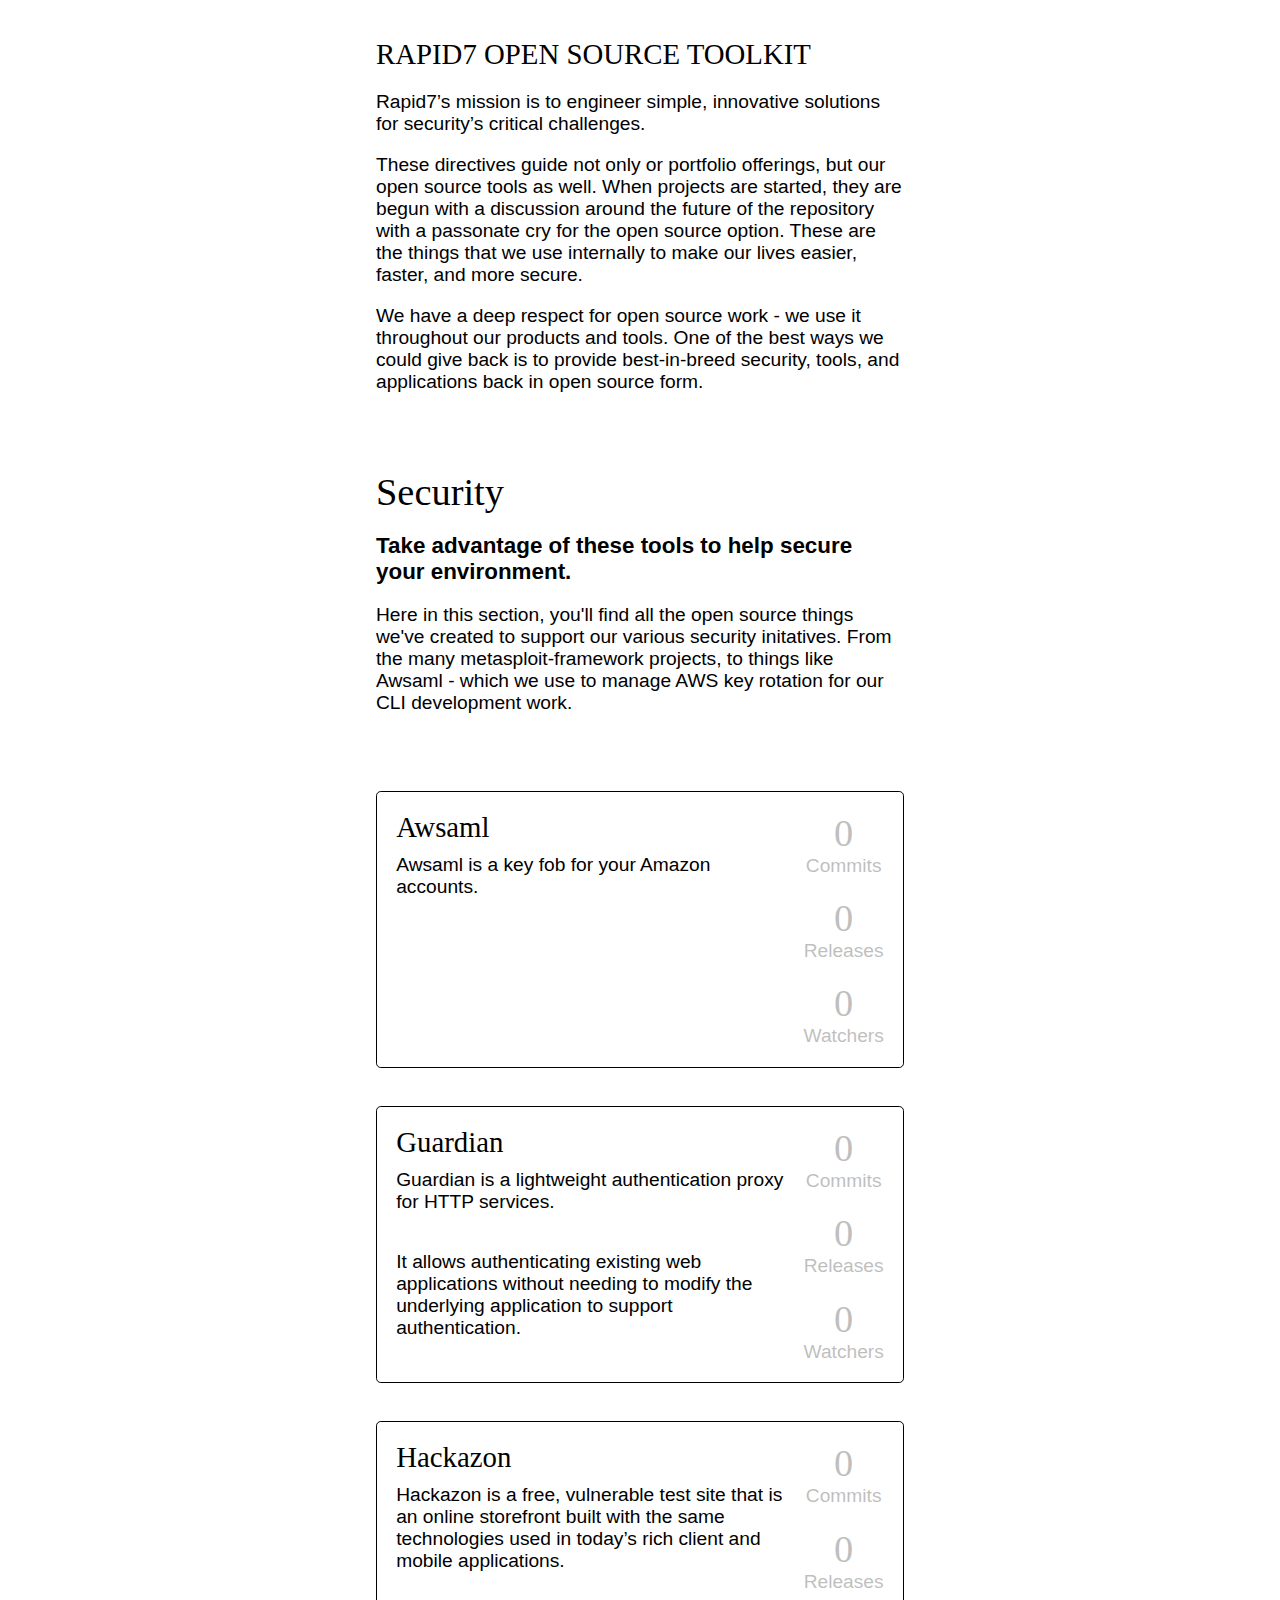
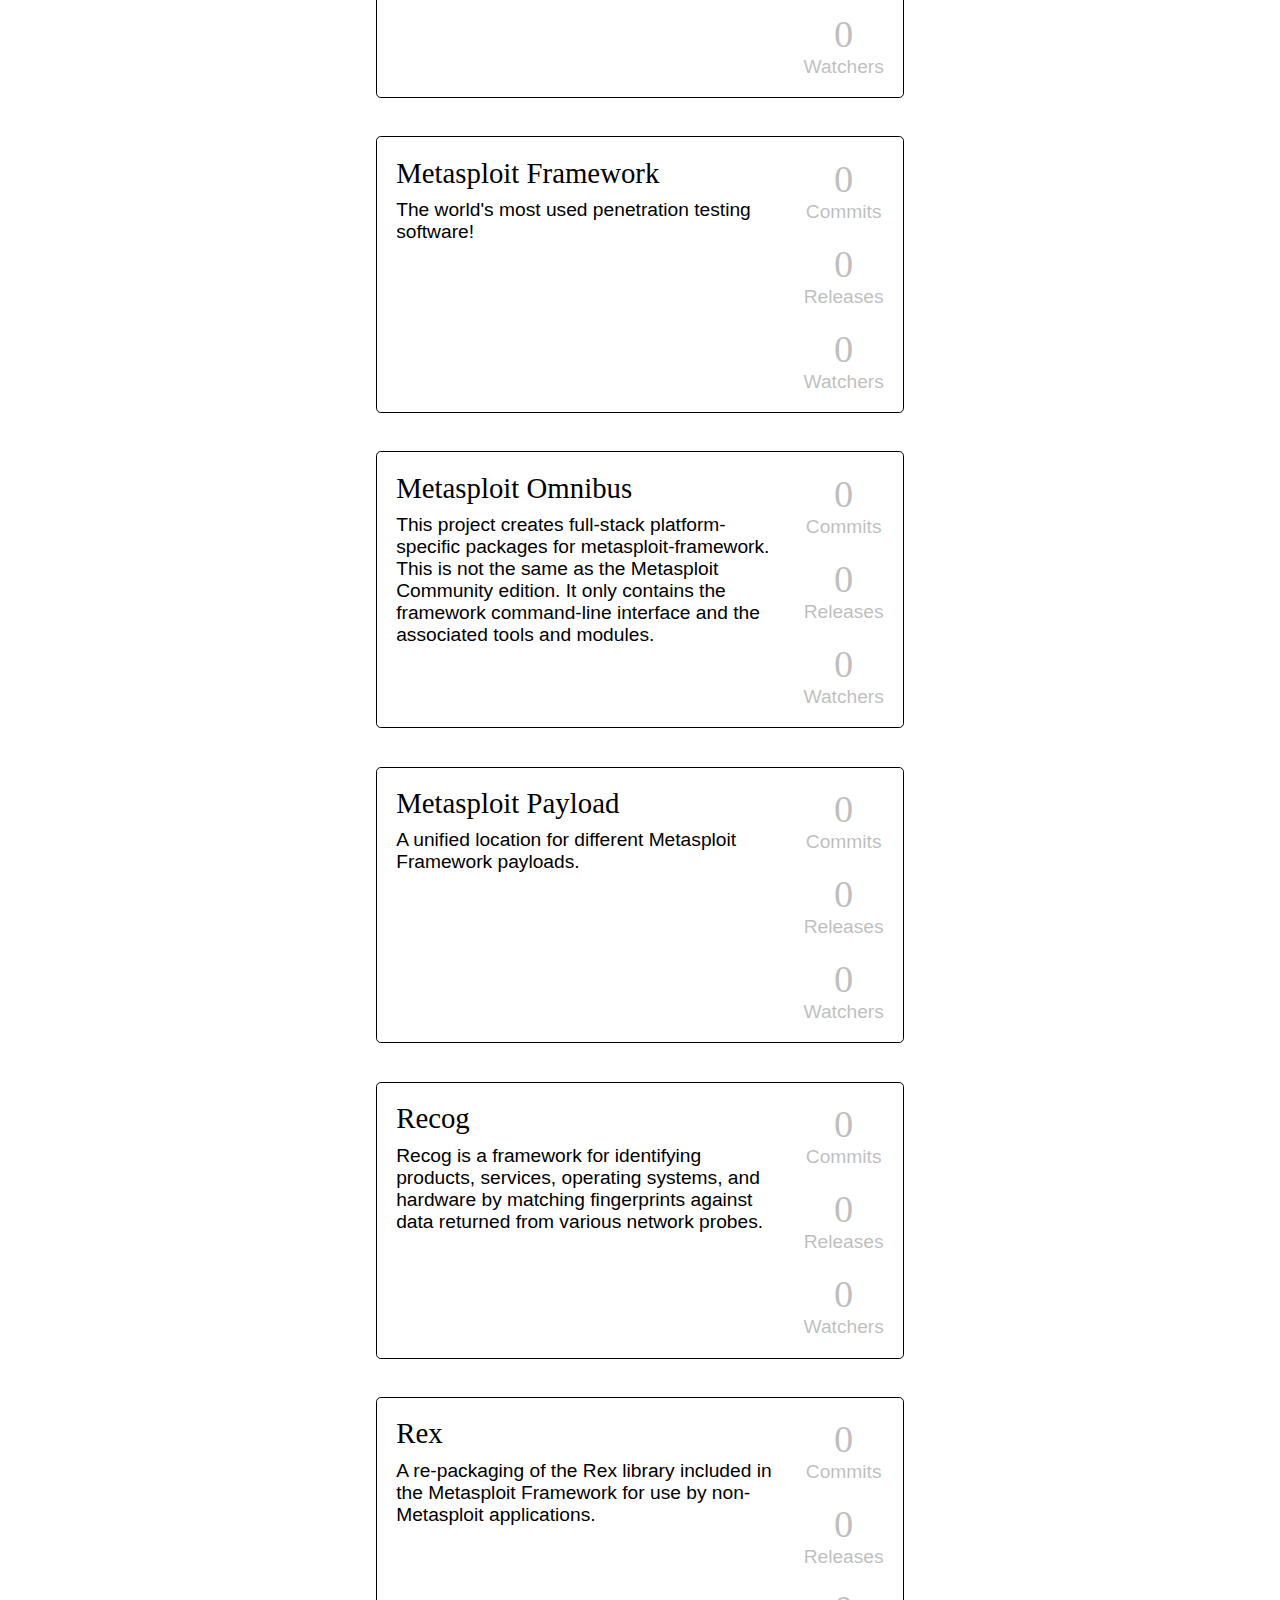
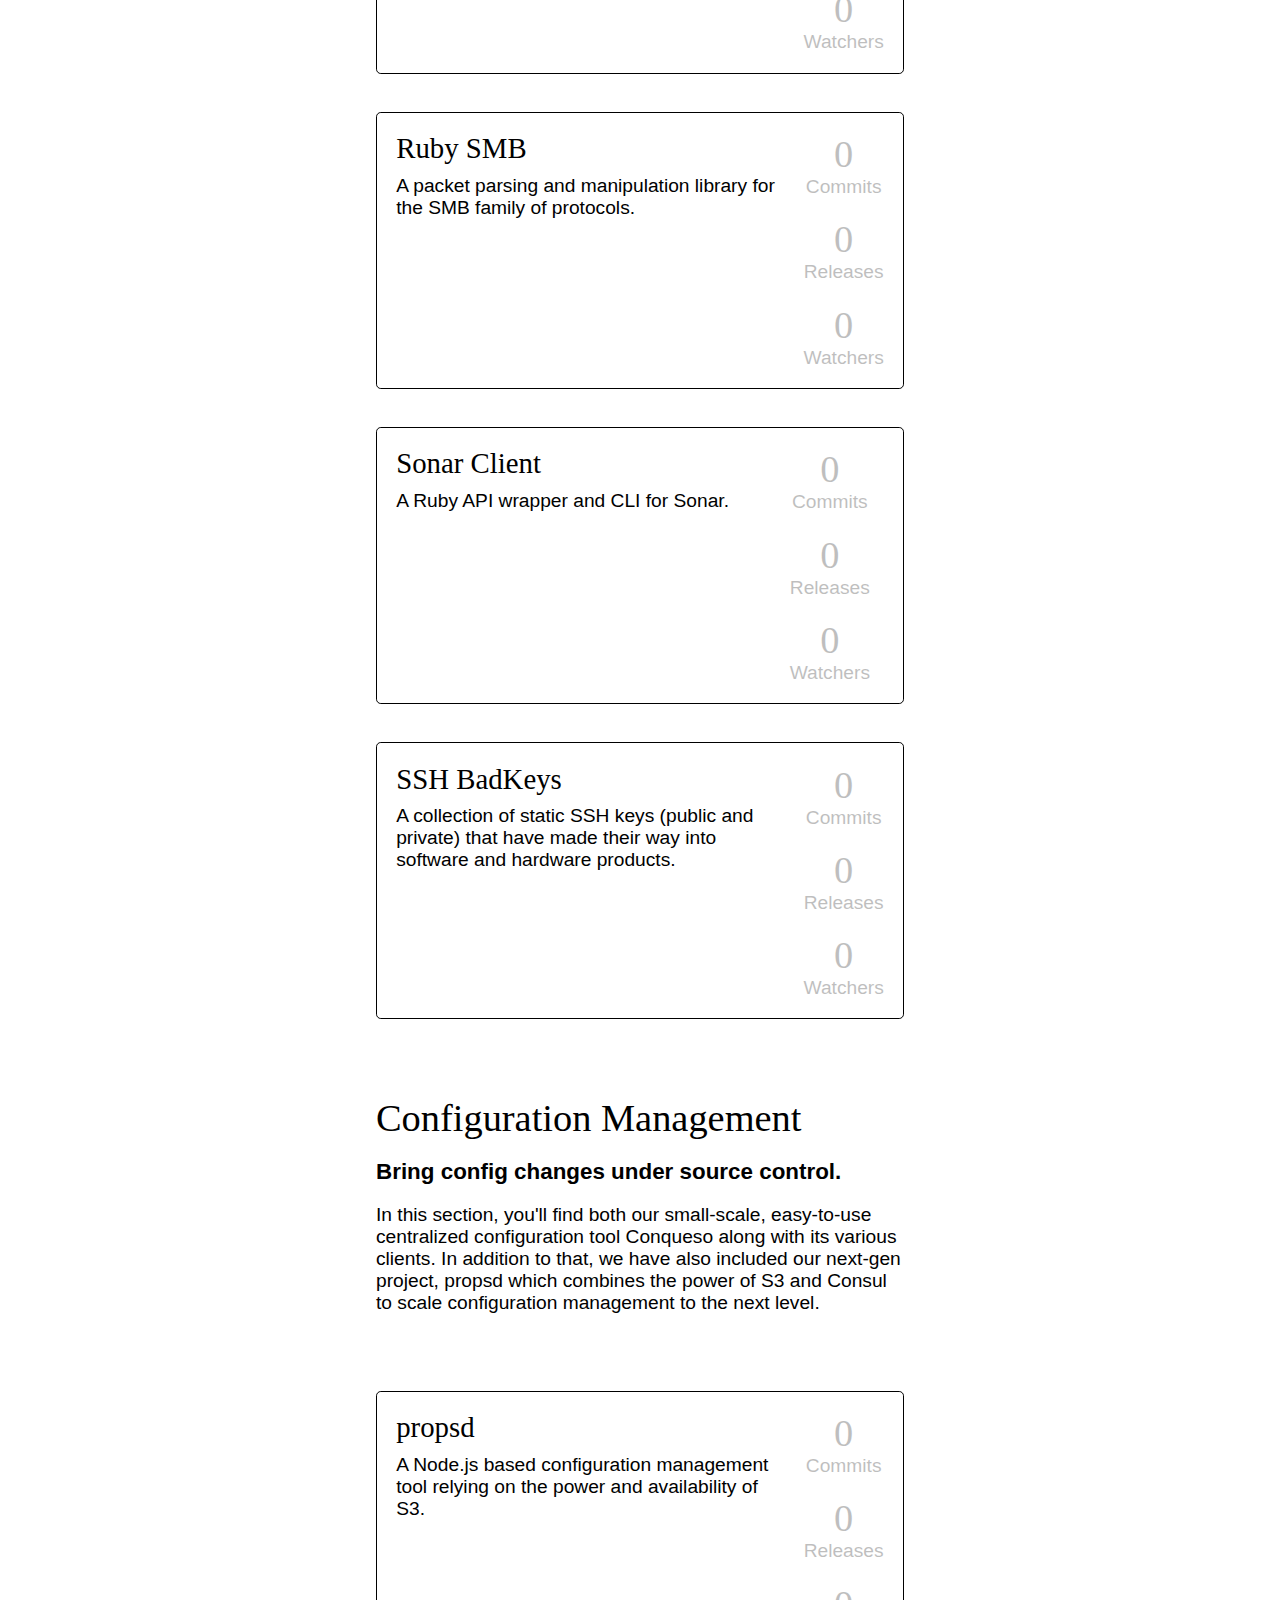
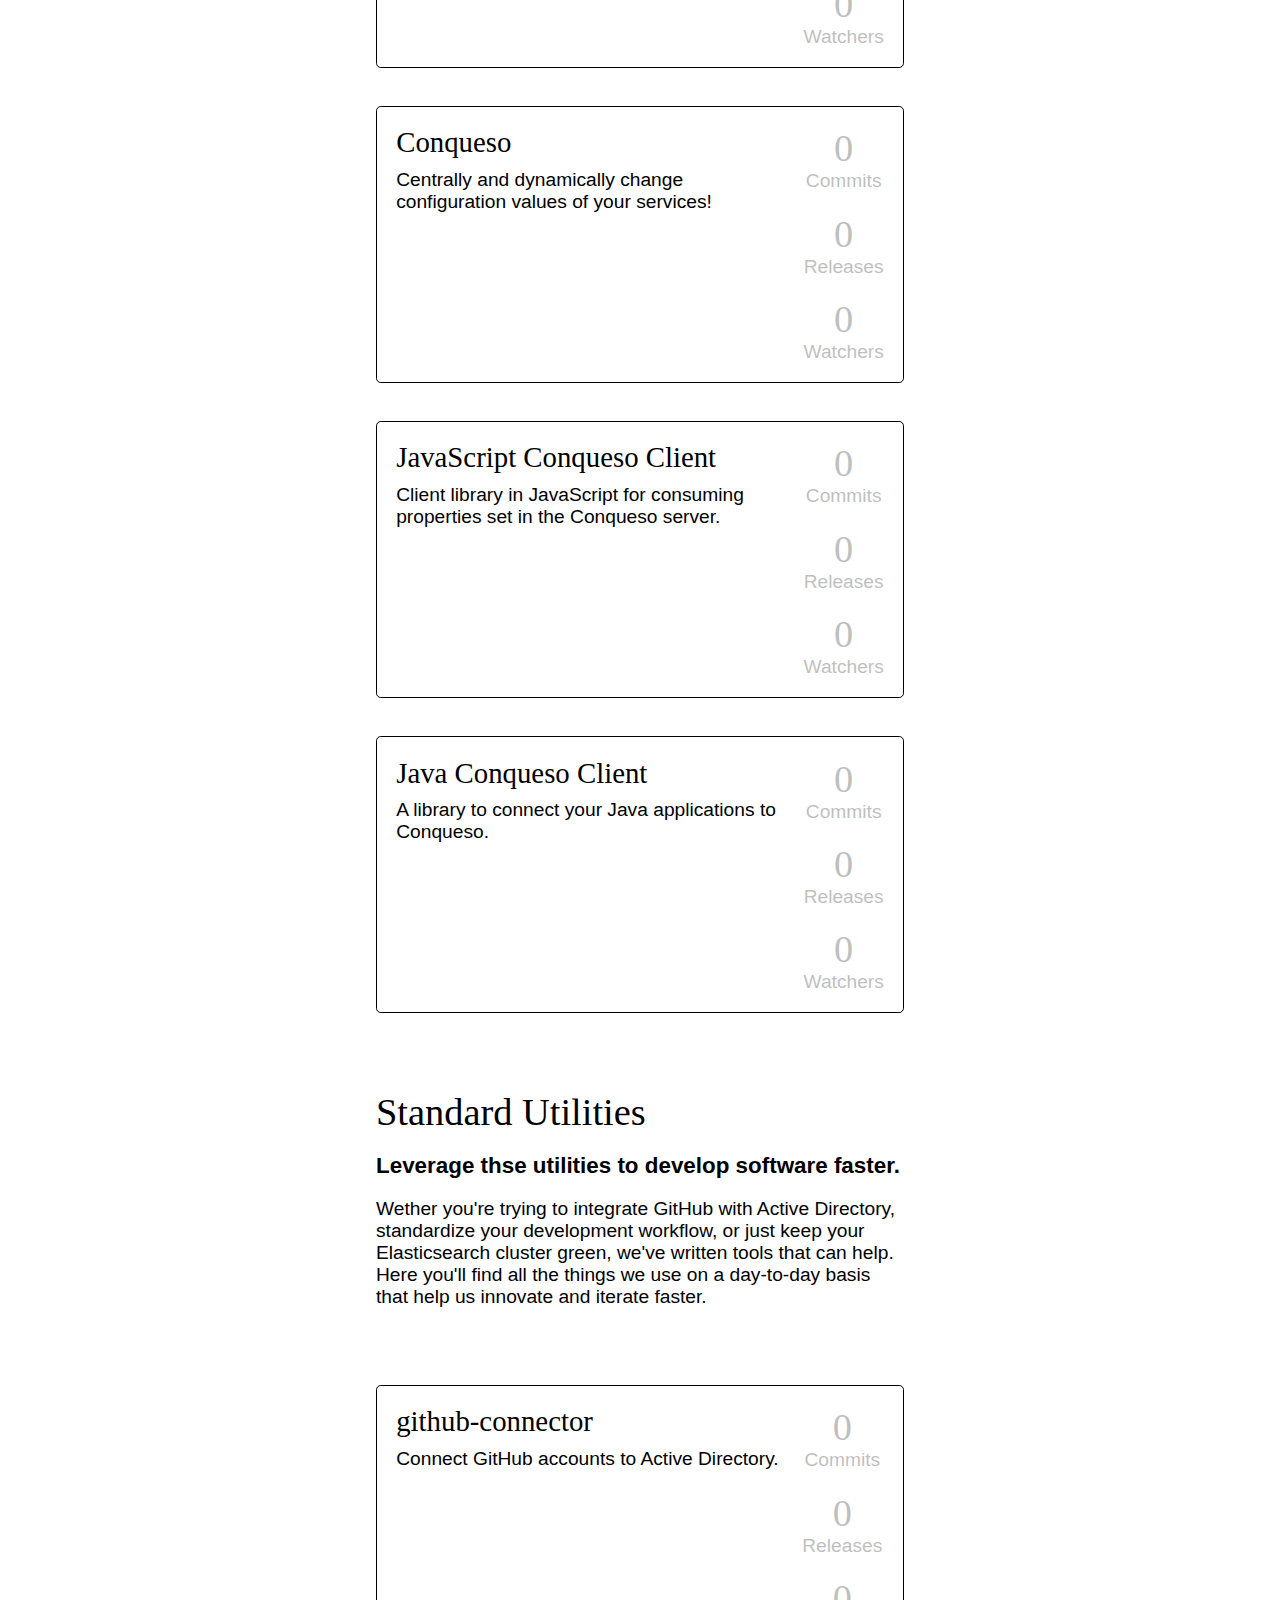
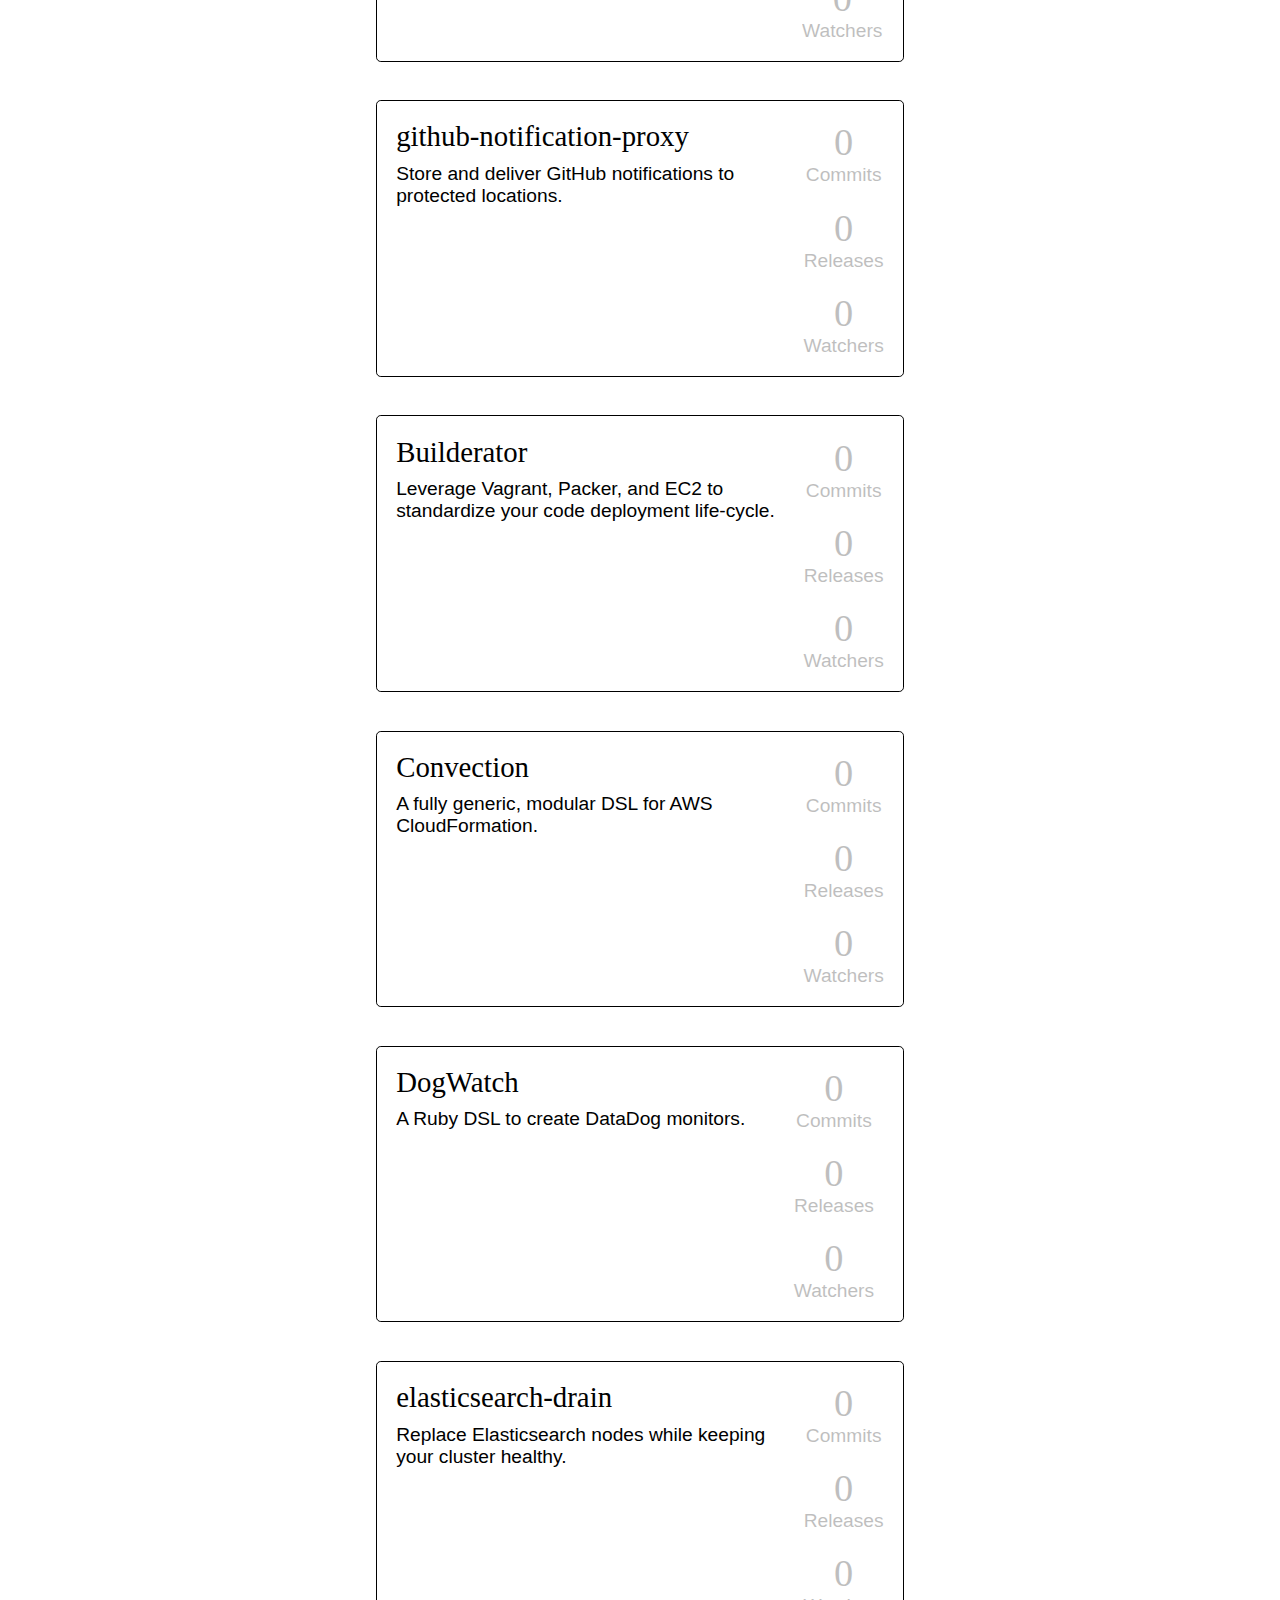
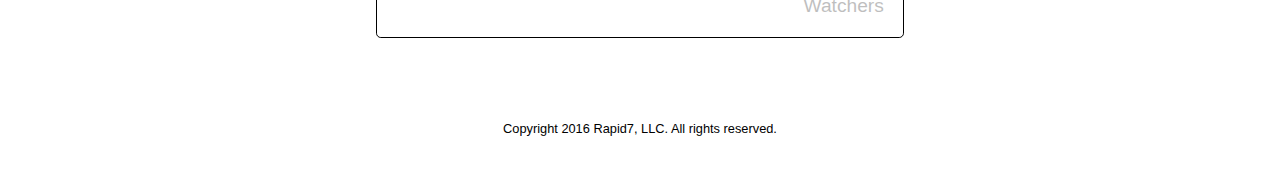
<file: wireframes/1/index.html>
<!doctype html>
<html
<head>
<link href="screen.css" rel="stylesheet" />
</head>
<body>
<div class="wrapper">

<div class="header">
  <h1>Rapid7 Open Source Toolkit</h1>
  <p>Rapid7’s mission is to engineer simple, innovative solutions for security’s critical challenges.</p>
  <p>These directives guide not only or portfolio offerings, but our open source tools as well. When projects are started, they are begun with a discussion around the future of the repository with a passonate cry for the open source option. These are the things that we use internally to make our lives easier, faster, and more secure.</p>
  <p>We have a deep respect for open source work - we use it throughout our products and tools. One of the best ways we could give back is to provide best-in-breed security, tools, and applications back in open source form.</p>
</div>

<div class="blurb">
  <h2>Security</h2>
  <p>Take advantage of these tools to help secure your environment.</p>
  <p>Here in this section, you'll find all the open source things we've created to support our various security initatives. From the many metasploit-framework projects, to things like Awsaml - which we use to manage AWS key rotation for our CLI development work.</p>
</div>

<div class="project">
  <div class="info">
    <h2 class="title">Awsaml</h2>
    <p>Awsaml is a key fob for your Amazon accounts.</li>
  </div>
  <div class="stats">
    <div class="kpi"><h4>0</h4><p>Commits</p></div>
    <div class="kpi"><h4>0</h4><p>Releases</p></div>
    <div class="kpi"><h4>0</h4><p>Watchers</p></div>
  </div>
</div>

<div class="project">
  <div class="info">
    <h2 class="title">Guardian</h2>
    <p>Guardian is a lightweight authentication proxy for HTTP services.<p>
    <p>It allows authenticating existing web applications without needing to modify the underlying application to support authentication.</p>
  </div>
  <div class="stats">
    <div class="kpi"><h4>0</h4><p>Commits</p></div>
    <div class="kpi"><h4>0</h4><p>Releases</p></div>
    <div class="kpi"><h4>0</h4><p>Watchers</p></div>
  </div>
</div>

<div class="project">
  <div class="info">
    <h2 class="title">Hackazon</h2>
    <p>Hackazon is a free, vulnerable test site that is an online storefront built with the same technologies used in today’s rich client and mobile applications.</p>
  </div>
  <div class="stats">
    <div class="kpi"><h4>0</h4><p>Commits</p></div>
    <div class="kpi"><h4>0</h4><p>Releases</p></div>
    <div class="kpi"><h4>0</h4><p>Watchers</p></div>
  </div>
</div>

<div class="project">
  <div class="info">
    <h2 class="title">Metasploit Framework</h2>
    <p>The world's most used penetration testing software!</li>
  </div>
  <div class="stats">
    <div class="kpi"><h4>0</h4><p>Commits</p></div>
    <div class="kpi"><h4>0</h4><p>Releases</p></div>
    <div class="kpi"><h4>0</h4><p>Watchers</p></div>
  </div>
</div>

<div class="project">
  <div class="info">
    <h2 class="title">Metasploit Omnibus</h2>
    <p>This project creates full-stack platform-specific packages for metasploit-framework. This is not the same as the Metasploit Community edition. It only contains the framework command-line interface and the associated tools and modules.</p>
  </div>
  <div class="stats">
    <div class="kpi"><h4>0</h4><p>Commits</p></div>
    <div class="kpi"><h4>0</h4><p>Releases</p></div>
    <div class="kpi"><h4>0</h4><p>Watchers</p></div>
  </div>
</div>

<div class="project">
  <div class="info">
    <h2 class="title">Metasploit Payload</h2>
    <p>A unified location for different Metasploit Framework payloads.</p>
  </div>
  <div class="stats">
    <div class="kpi"><h4>0</h4><p>Commits</p></div>
    <div class="kpi"><h4>0</h4><p>Releases</p></div>
    <div class="kpi"><h4>0</h4><p>Watchers</p></div>
  </div>
</div>

<div class="project">
  <div class="info">
    <h2 class="title">Recog</h2>
    <p>Recog is a framework for identifying products, services, operating systems, and hardware by matching fingerprints against data returned from various network probes.</p>
  </div>
  <div class="stats">
    <div class="kpi"><h4>0</h4><p>Commits</p></div>
    <div class="kpi"><h4>0</h4><p>Releases</p></div>
    <div class="kpi"><h4>0</h4><p>Watchers</p></div>
  </div>
</div>

<div class="project">
  <div class="info">
    <h2 class="title">Rex</h2>
    <p>A re-packaging of the Rex library included in the Metasploit Framework for use by non-Metasploit applications.</p>
  </div>
  <div class="stats">
    <div class="kpi"><h4>0</h4><p>Commits</p></div>
    <div class="kpi"><h4>0</h4><p>Releases</p></div>
    <div class="kpi"><h4>0</h4><p>Watchers</p></div>
  </div>
</div>

<div class="project">
  <div class="info">
    <h2 class="title">Ruby SMB</h2>
    <p>A packet parsing and manipulation library for the SMB family of protocols.</p>
  </div>
  <div class="stats">
    <div class="kpi"><h4>0</h4><p>Commits</p></div>
    <div class="kpi"><h4>0</h4><p>Releases</p></div>
    <div class="kpi"><h4>0</h4><p>Watchers</p></div>
  </div>
</div>

<div class="project">
  <div class="info">
    <h2 class="title">Sonar Client</h2>
    <p>A Ruby API wrapper and CLI for Sonar.</p>
  </div>
  <div class="stats">
    <div class="kpi"><h4>0</h4><p>Commits</p></div>
    <div class="kpi"><h4>0</h4><p>Releases</p></div>
    <div class="kpi"><h4>0</h4><p>Watchers</p></div>
  </div>
</div>

<div class="project">
  <div class="info">
    <h2 class="title">SSH BadKeys</h2>
    <p>A collection of static SSH keys (public and private) that have made their way into software and hardware products.</p>
  </div>
  <div class="stats">
    <div class="kpi"><h4>0</h4><p>Commits</p></div>
    <div class="kpi"><h4>0</h4><p>Releases</p></div>
    <div class="kpi"><h4>0</h4><p>Watchers</p></div>
  </div>
</div>

<div class="blurb">
  <h2>Configuration Management</h2>
  <p>Bring config changes under source control.</p>
  <p>In this section, you'll find both our small-scale, easy-to-use centralized configuration tool Conqueso along with its various clients. In addition to that, we have also included our next-gen project, propsd which combines the power of S3 and Consul to scale configuration management to the next level.</p>
</div>

<div class="project">
  <div class="info">
    <h2 class="title">propsd</h2>
    <p>A Node.js based configuration management tool relying on the power and availability of S3.</p>
  </div>
  <div class="stats">
    <div class="kpi"><h4>0</h4><p>Commits</p></div>
    <div class="kpi"><h4>0</h4><p>Releases</p></div>
    <div class="kpi"><h4>0</h4><p>Watchers</p></div>
  </div>
</div>

<div class="project">
  <div class="info">
    <h2 class="title">Conqueso</h2>
    <p>Centrally and dynamically change configuration values of your services!</p>
  </div>
  <div class="stats">
    <div class="kpi"><h4>0</h4><p>Commits</p></div>
    <div class="kpi"><h4>0</h4><p>Releases</p></div>
    <div class="kpi"><h4>0</h4><p>Watchers</p></div>
  </div>
</div>

<div class="project">
  <div class="info">
    <h2 class="title">JavaScript Conqueso Client</h2>
    <p>Client library in JavaScript for consuming properties set in the Conqueso server.</p>
  </div>
  <div class="stats">
    <div class="kpi"><h4>0</h4><p>Commits</p></div>
    <div class="kpi"><h4>0</h4><p>Releases</p></div>
    <div class="kpi"><h4>0</h4><p>Watchers</p></div>
  </div>
</div>

<div class="project">
  <div class="info">
    <h2 class="title">Java Conqueso Client</h2>
    <p>A library to connect your Java applications to Conqueso.</p>
  </div>
  <div class="stats">
    <div class="kpi"><h4>0</h4><p>Commits</p></div>
    <div class="kpi"><h4>0</h4><p>Releases</p></div>
    <div class="kpi"><h4>0</h4><p>Watchers</p></div>
  </div>
</div>

<div class="blurb">
  <h2>Standard Utilities</h2>
  <p>Leverage thse utilities to develop software faster.</p>
  <p>Wether you're trying to integrate GitHub with Active Directory, standardize your development workflow, or just keep your Elasticsearch cluster green, we've written tools that can help. Here you'll find all the things we use on a day-to-day basis that help us innovate and iterate faster.</p>
</div>

<div class="project">
  <div class="info">
    <h2 class="title">github-connector</h2>
    <p>Connect GitHub accounts to Active Directory.</p>
  </div>
  <div class="stats">
    <div class="kpi"><h4>0</h4><p>Commits</p></div>
    <div class="kpi"><h4>0</h4><p>Releases</p></div>
    <div class="kpi"><h4>0</h4><p>Watchers</p></div>
  </div>
</div>

<div class="project">
  <div class="info">
    <h2 class="title">github-notification-proxy</h2>
    <p>Store and deliver GitHub notifications to protected locations.</p>
  </div>
  <div class="stats">
    <div class="kpi"><h4>0</h4><p>Commits</p></div>
    <div class="kpi"><h4>0</h4><p>Releases</p></div>
    <div class="kpi"><h4>0</h4><p>Watchers</p></div>
  </div>
</div>

<div class="project">
  <div class="info">
    <h2 class="title">Builderator</h2>
    <p>Leverage Vagrant, Packer, and EC2 to standardize your code deployment life-cycle.</p>
  </div>
  <div class="stats">
    <div class="kpi"><h4>0</h4><p>Commits</p></div>
    <div class="kpi"><h4>0</h4><p>Releases</p></div>
    <div class="kpi"><h4>0</h4><p>Watchers</p></div>
  </div>
</div>

<div class="project">
  <div class="info">
    <h2 class="title">Convection</h2>
    <p>A fully generic, modular DSL for AWS CloudFormation.</p>
  </div>
  <div class="stats">
    <div class="kpi"><h4>0</h4><p>Commits</p></div>
    <div class="kpi"><h4>0</h4><p>Releases</p></div>
    <div class="kpi"><h4>0</h4><p>Watchers</p></div>
  </div>
</div>

<div class="project">
  <div class="info">
    <h2 class="title">DogWatch</h2>
    <p>A Ruby DSL to create DataDog monitors.</p>
  </div>
  <div class="stats">
    <div class="kpi"><h4>0</h4><p>Commits</p></div>
    <div class="kpi"><h4>0</h4><p>Releases</p></div>
    <div class="kpi"><h4>0</h4><p>Watchers</p></div>
  </div>
</div>

<div class="project">
  <div class="info">
    <h2 class="title">elasticsearch-drain</h2>
    <p>Replace Elasticsearch nodes while keeping your cluster healthy.</p>
  </div>
  <div class="stats">
    <div class="kpi"><h4>0</h4><p>Commits</p></div>
    <div class="kpi"><h4>0</h4><p>Releases</p></div>
    <div class="kpi"><h4>0</h4><p>Watchers</p></div>
  </div>
</div>

<p class="footer">Copyright 2016 Rapid7, LLC. All rights reserved.</p>

</div>
</body>
</html>
</file>
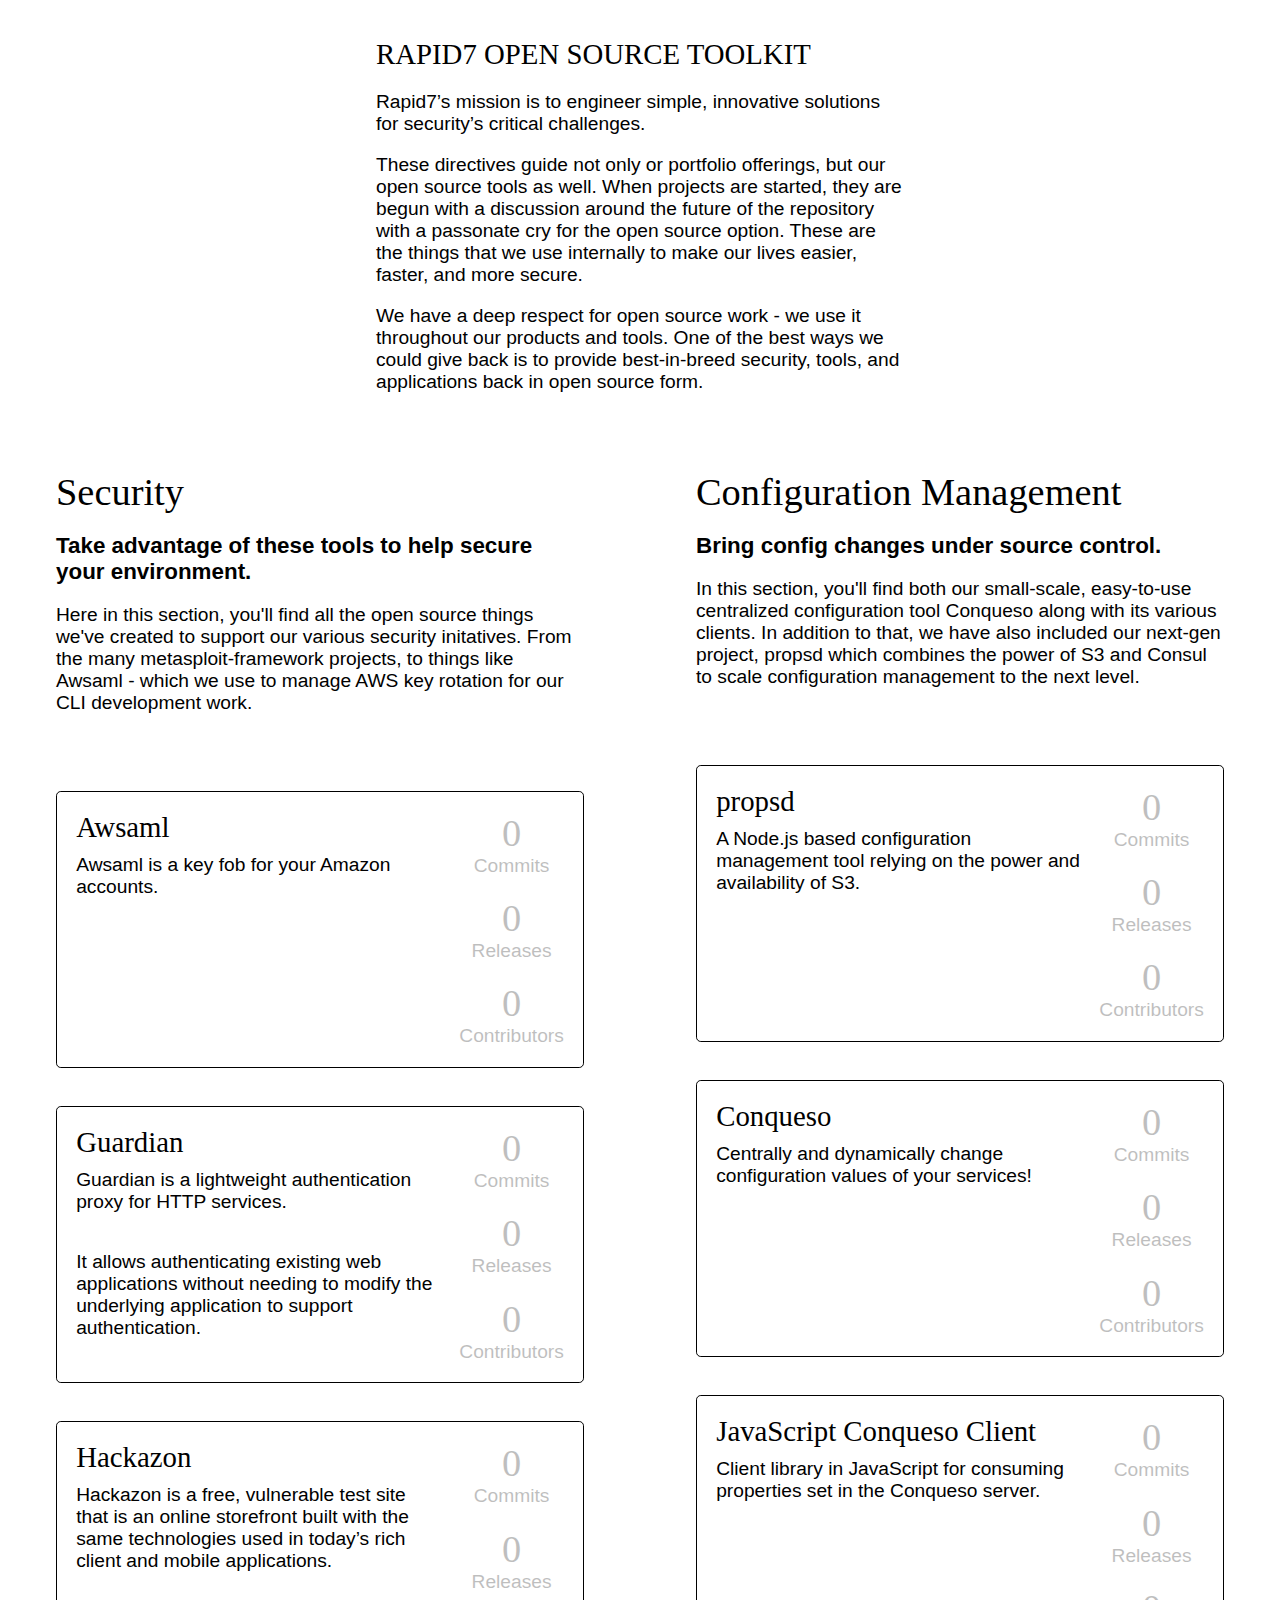
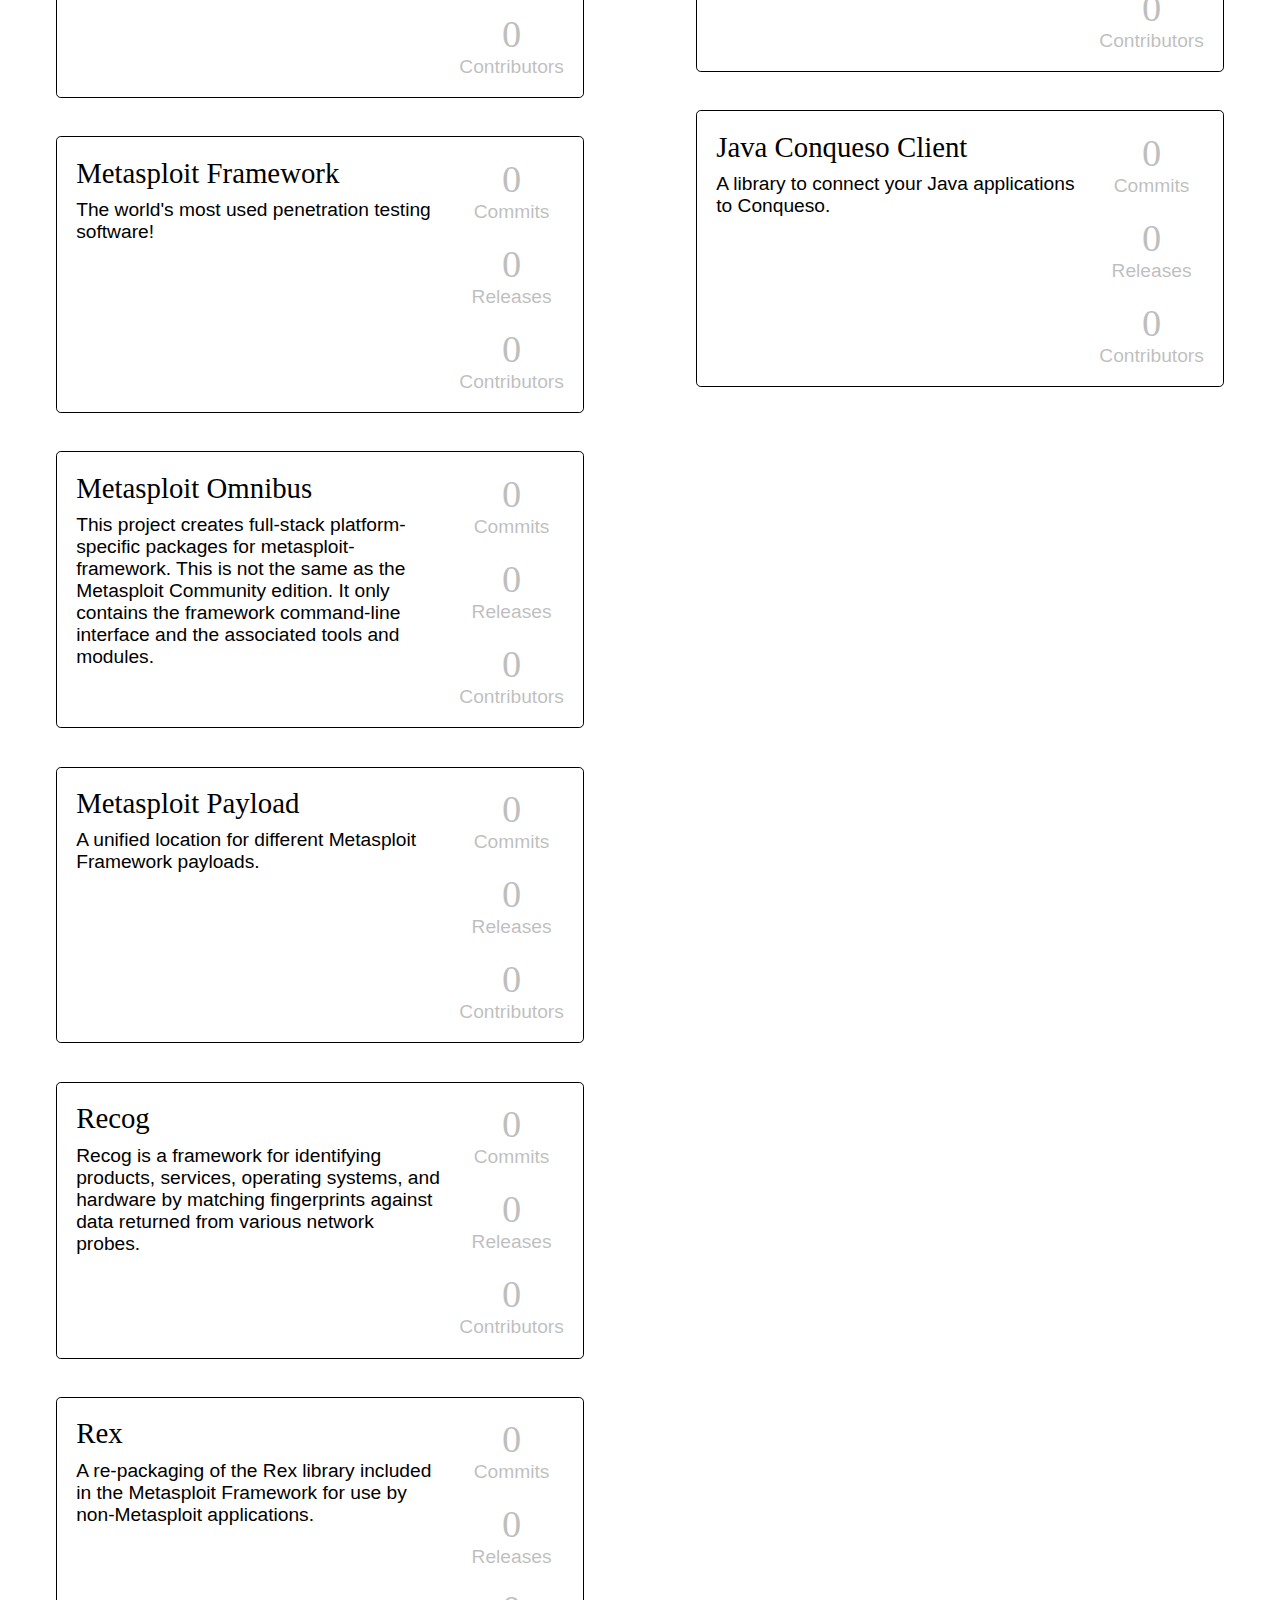
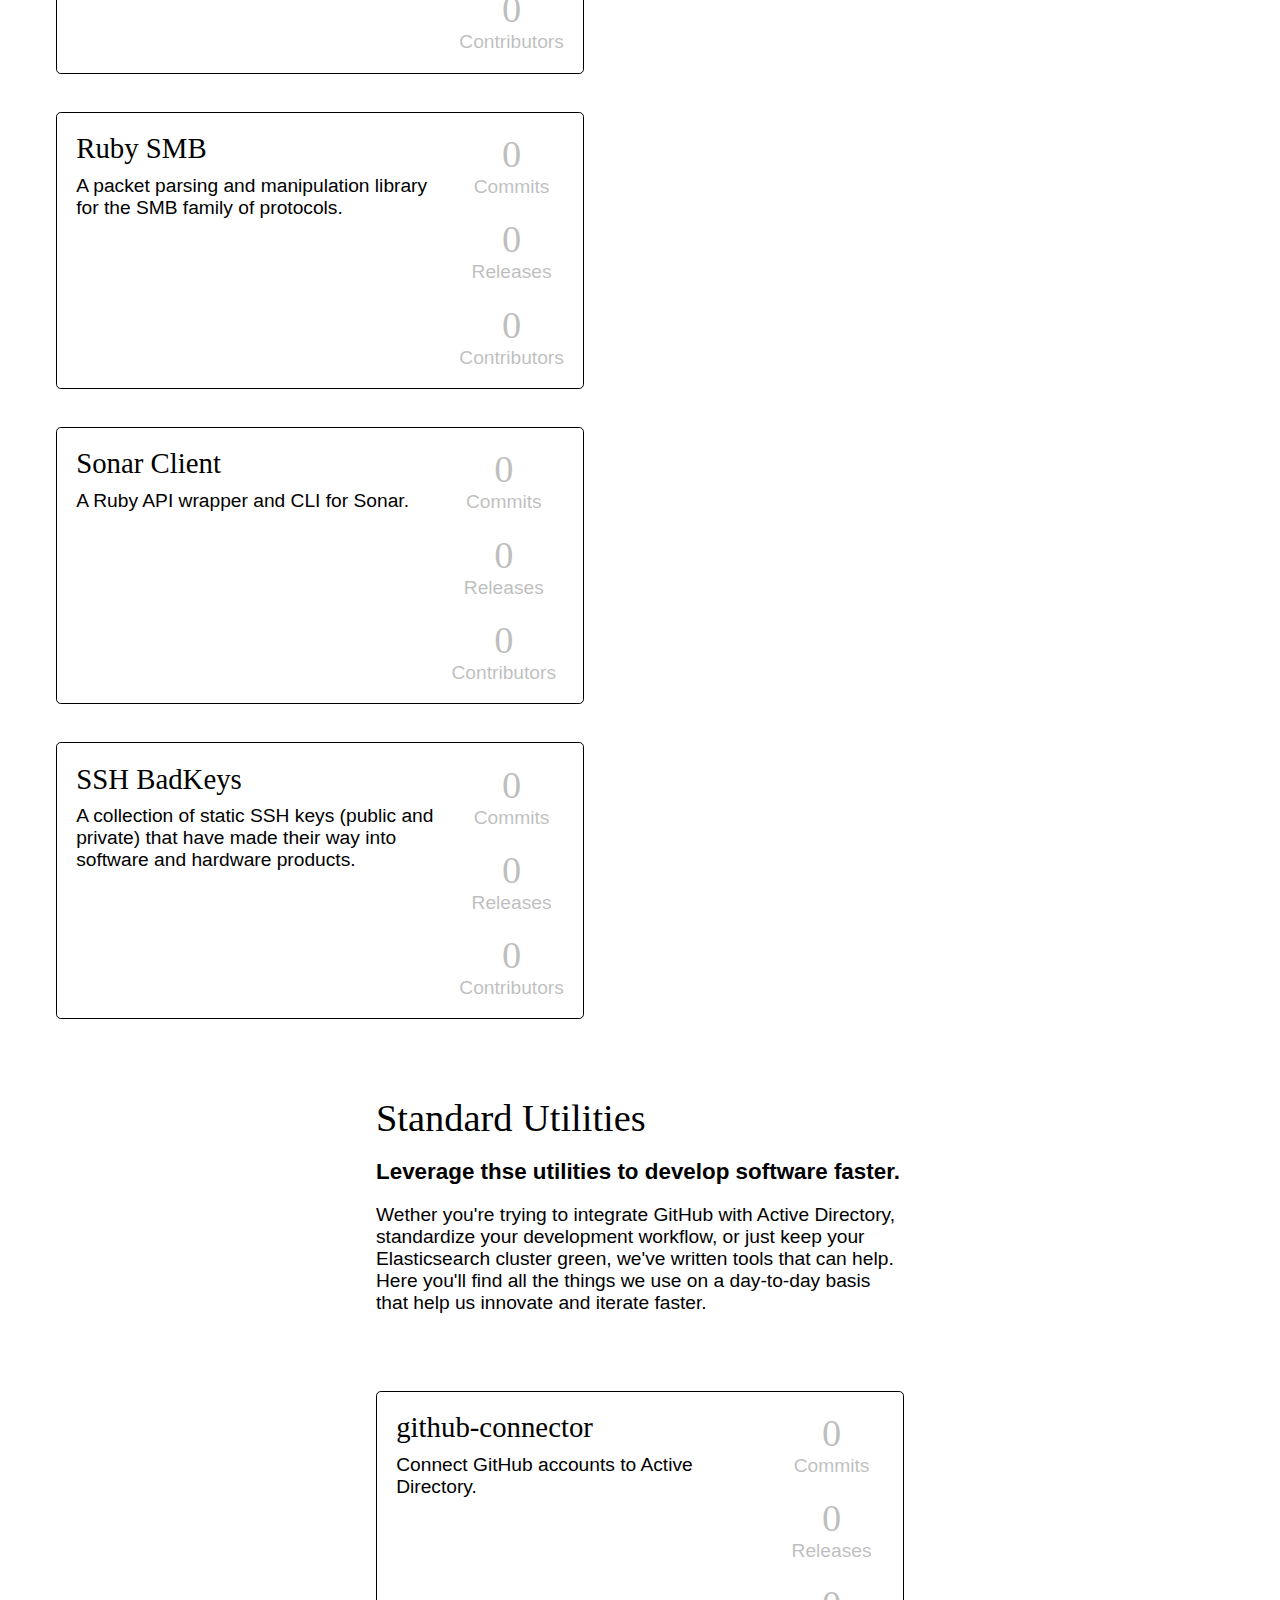
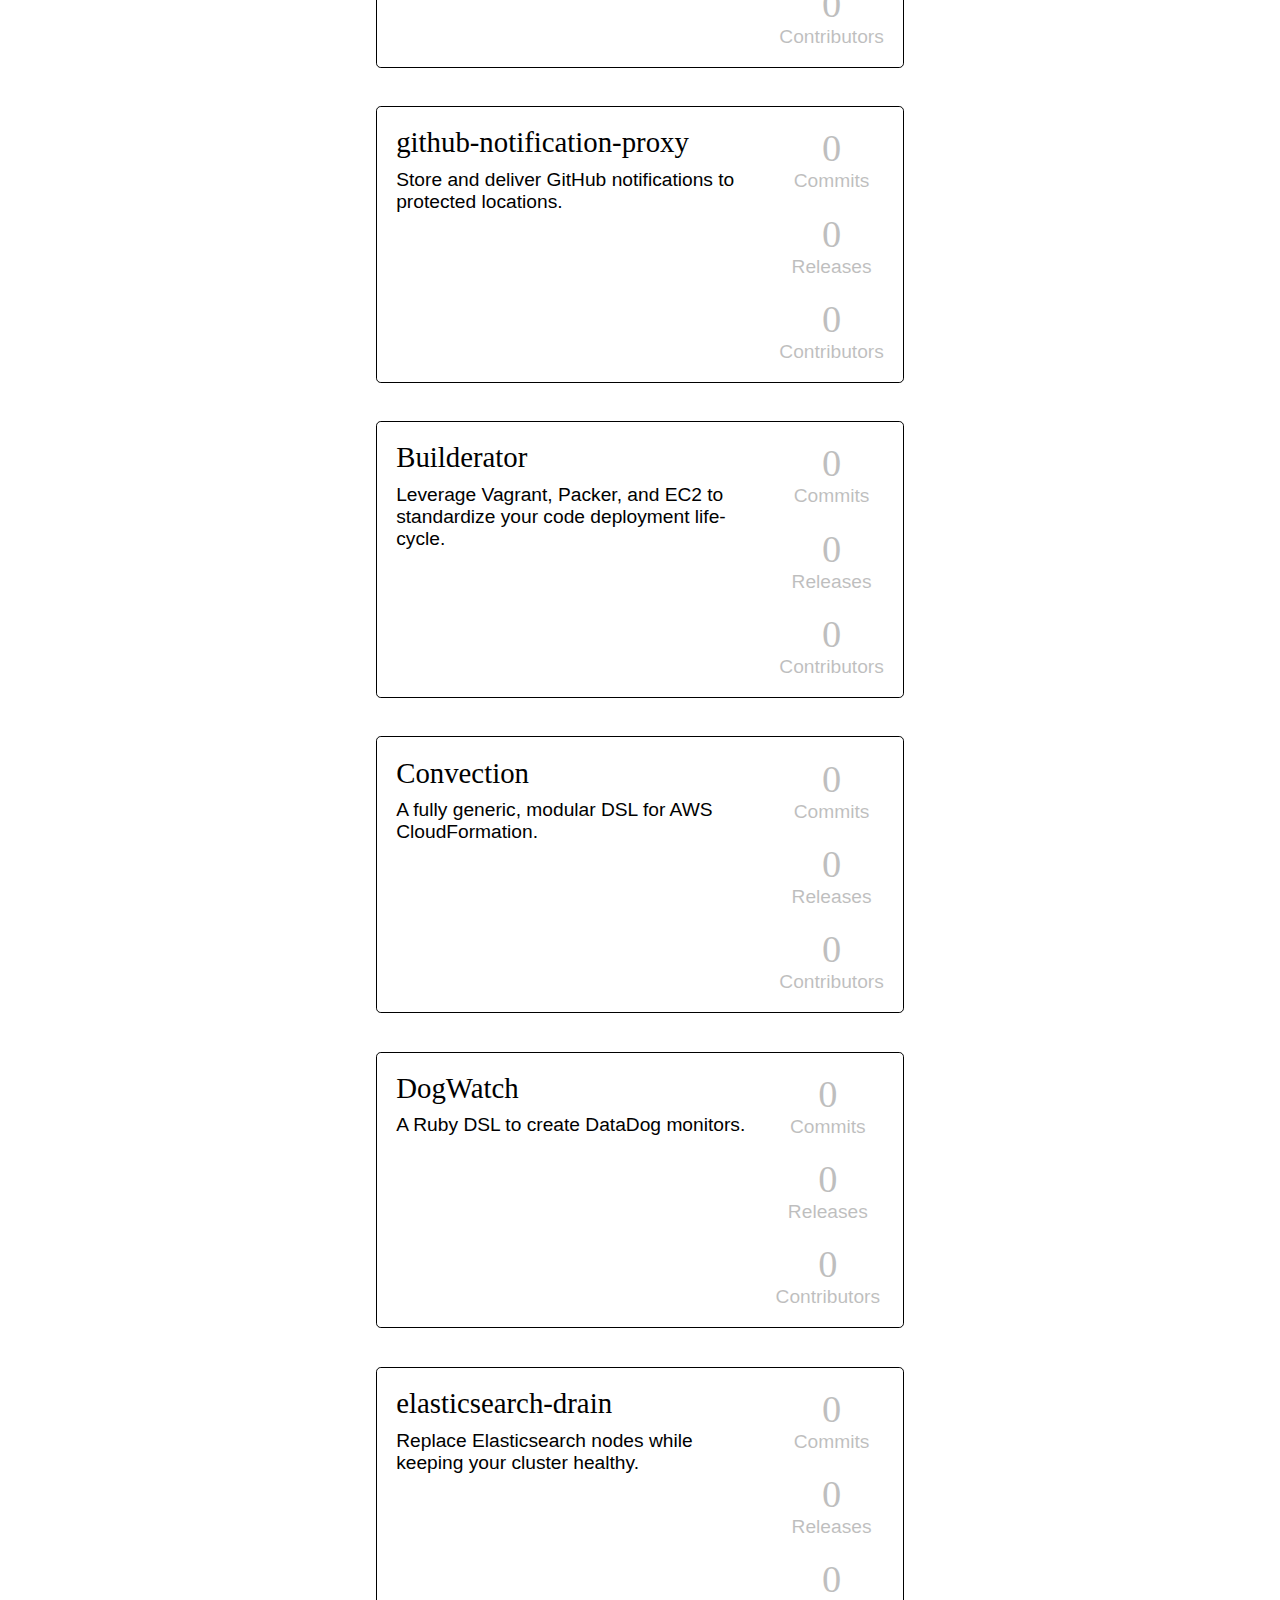
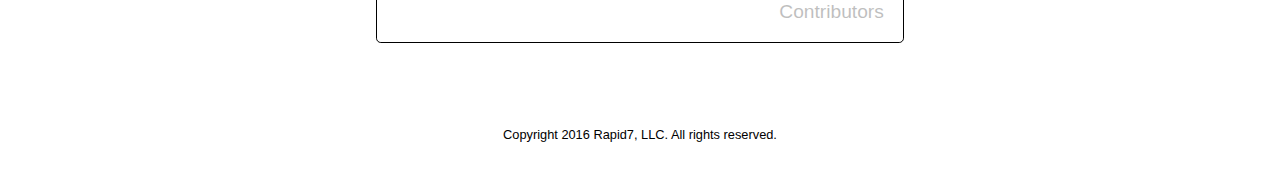
<file: wireframes/2/index.html>
<!doctype html>
<html
<head>
<link href="screen.css" rel="stylesheet" />
</head>
<body>
<div class="wrapper">

<div class="header">
  <h1>Rapid7 Open Source Toolkit</h1>
  <p>Rapid7’s mission is to engineer simple, innovative solutions for security’s critical challenges.</p>
  <p>These directives guide not only or portfolio offerings, but our open source tools as well. When projects are started, they are begun with a discussion around the future of the repository with a passonate cry for the open source option. These are the things that we use internally to make our lives easier, faster, and more secure.</p>
  <p>We have a deep respect for open source work - we use it throughout our products and tools. One of the best ways we could give back is to provide best-in-breed security, tools, and applications back in open source form.</p>
</div>

<div class="nav">
<div class="section">

<div class="blurb">
  <h2>Security</h2>
  <p>Take advantage of these tools to help secure your environment.</p>
  <p>Here in this section, you'll find all the open source things we've created to support our various security initatives. From the many metasploit-framework projects, to things like Awsaml - which we use to manage AWS key rotation for our CLI development work.</p>
</div>

<div class="project">
  <div class="info">
    <h2 class="title">Awsaml</h2>
    <p>Awsaml is a key fob for your Amazon accounts.</li>
  </div>
  <div class="stats">
    <div class="kpi"><h4>0</h4><p>Commits</p></div>
    <div class="kpi"><h4>0</h4><p>Releases</p></div>
    <div class="kpi"><h4>0</h4><p>Contributors</p></div>
  </div>
</div>

<div class="project">
  <div class="info">
    <h2 class="title">Guardian</h2>
    <p>Guardian is a lightweight authentication proxy for HTTP services.<p>
    <p>It allows authenticating existing web applications without needing to modify the underlying application to support authentication.</p>
  </div>
  <div class="stats">
    <div class="kpi"><h4>0</h4><p>Commits</p></div>
    <div class="kpi"><h4>0</h4><p>Releases</p></div>
    <div class="kpi"><h4>0</h4><p>Contributors</p></div>
  </div>
</div>

<div class="project">
  <div class="info">
    <h2 class="title">Hackazon</h2>
    <p>Hackazon is a free, vulnerable test site that is an online storefront built with the same technologies used in today’s rich client and mobile applications.</p>
  </div>
  <div class="stats">
    <div class="kpi"><h4>0</h4><p>Commits</p></div>
    <div class="kpi"><h4>0</h4><p>Releases</p></div>
    <div class="kpi"><h4>0</h4><p>Contributors</p></div>
  </div>
</div>

<div class="project">
  <div class="info">
    <h2 class="title">Metasploit Framework</h2>
    <p>The world's most used penetration testing software!</li>
  </div>
  <div class="stats">
    <div class="kpi"><h4>0</h4><p>Commits</p></div>
    <div class="kpi"><h4>0</h4><p>Releases</p></div>
    <div class="kpi"><h4>0</h4><p>Contributors</p></div>
  </div>
</div>

<div class="project">
  <div class="info">
    <h2 class="title">Metasploit Omnibus</h2>
    <p>This project creates full-stack platform-specific packages for metasploit-framework. This is not the same as the Metasploit Community edition. It only contains the framework command-line interface and the associated tools and modules.</p>
  </div>
  <div class="stats">
    <div class="kpi"><h4>0</h4><p>Commits</p></div>
    <div class="kpi"><h4>0</h4><p>Releases</p></div>
    <div class="kpi"><h4>0</h4><p>Contributors</p></div>
  </div>
</div>

<div class="project">
  <div class="info">
    <h2 class="title">Metasploit Payload</h2>
    <p>A unified location for different Metasploit Framework payloads.</p>
  </div>
  <div class="stats">
    <div class="kpi"><h4>0</h4><p>Commits</p></div>
    <div class="kpi"><h4>0</h4><p>Releases</p></div>
    <div class="kpi"><h4>0</h4><p>Contributors</p></div>
  </div>
</div>

<div class="project">
  <div class="info">
    <h2 class="title">Recog</h2>
    <p>Recog is a framework for identifying products, services, operating systems, and hardware by matching fingerprints against data returned from various network probes.</p>
  </div>
  <div class="stats">
    <div class="kpi"><h4>0</h4><p>Commits</p></div>
    <div class="kpi"><h4>0</h4><p>Releases</p></div>
    <div class="kpi"><h4>0</h4><p>Contributors</p></div>
  </div>
</div>

<div class="project">
  <div class="info">
    <h2 class="title">Rex</h2>
    <p>A re-packaging of the Rex library included in the Metasploit Framework for use by non-Metasploit applications.</p>
  </div>
  <div class="stats">
    <div class="kpi"><h4>0</h4><p>Commits</p></div>
    <div class="kpi"><h4>0</h4><p>Releases</p></div>
    <div class="kpi"><h4>0</h4><p>Contributors</p></div>
  </div>
</div>

<div class="project">
  <div class="info">
    <h2 class="title">Ruby SMB</h2>
    <p>A packet parsing and manipulation library for the SMB family of protocols.</p>
  </div>
  <div class="stats">
    <div class="kpi"><h4>0</h4><p>Commits</p></div>
    <div class="kpi"><h4>0</h4><p>Releases</p></div>
    <div class="kpi"><h4>0</h4><p>Contributors</p></div>
  </div>
</div>

<div class="project">
  <div class="info">
    <h2 class="title">Sonar Client</h2>
    <p>A Ruby API wrapper and CLI for Sonar.</p>
  </div>
  <div class="stats">
    <div class="kpi"><h4>0</h4><p>Commits</p></div>
    <div class="kpi"><h4>0</h4><p>Releases</p></div>
    <div class="kpi"><h4>0</h4><p>Contributors</p></div>
  </div>
</div>

<div class="project">
  <div class="info">
    <h2 class="title">SSH BadKeys</h2>
    <p>A collection of static SSH keys (public and private) that have made their way into software and hardware products.</p>
  </div>
  <div class="stats">
    <div class="kpi"><h4>0</h4><p>Commits</p></div>
    <div class="kpi"><h4>0</h4><p>Releases</p></div>
    <div class="kpi"><h4>0</h4><p>Contributors</p></div>
  </div>
</div>

</div> <!-- section -->
<div class="section">

<div class="blurb">
  <h2>Configuration Management</h2>
  <p>Bring config changes under source control.</p>
  <p>In this section, you'll find both our small-scale, easy-to-use centralized configuration tool Conqueso along with its various clients. In addition to that, we have also included our next-gen project, propsd which combines the power of S3 and Consul to scale configuration management to the next level.</p>
</div>

<div class="project">
  <div class="info">
    <h2 class="title">propsd</h2>
    <p>A Node.js based configuration management tool relying on the power and availability of S3.</p>
  </div>
  <div class="stats">
    <div class="kpi"><h4>0</h4><p>Commits</p></div>
    <div class="kpi"><h4>0</h4><p>Releases</p></div>
    <div class="kpi"><h4>0</h4><p>Contributors</p></div>
  </div>
</div>

<div class="project">
  <div class="info">
    <h2 class="title">Conqueso</h2>
    <p>Centrally and dynamically change configuration values of your services!</p>
  </div>
  <div class="stats">
    <div class="kpi"><h4>0</h4><p>Commits</p></div>
    <div class="kpi"><h4>0</h4><p>Releases</p></div>
    <div class="kpi"><h4>0</h4><p>Contributors</p></div>
  </div>
</div>

<div class="project">
  <div class="info">
    <h2 class="title">JavaScript Conqueso Client</h2>
    <p>Client library in JavaScript for consuming properties set in the Conqueso server.</p>
  </div>
  <div class="stats">
    <div class="kpi"><h4>0</h4><p>Commits</p></div>
    <div class="kpi"><h4>0</h4><p>Releases</p></div>
    <div class="kpi"><h4>0</h4><p>Contributors</p></div>
  </div>
</div>

<div class="project">
  <div class="info">
    <h2 class="title">Java Conqueso Client</h2>
    <p>A library to connect your Java applications to Conqueso.</p>
  </div>
  <div class="stats">
    <div class="kpi"><h4>0</h4><p>Commits</p></div>
    <div class="kpi"><h4>0</h4><p>Releases</p></div>
    <div class="kpi"><h4>0</h4><p>Contributors</p></div>
  </div>
</div>

</div> <!-- section -->
<div class="section">

<div class="blurb">
  <h2>Standard Utilities</h2>
  <p>Leverage thse utilities to develop software faster.</p>
  <p>Wether you're trying to integrate GitHub with Active Directory, standardize your development workflow, or just keep your Elasticsearch cluster green, we've written tools that can help. Here you'll find all the things we use on a day-to-day basis that help us innovate and iterate faster.</p>
</div>

<div class="project">
  <div class="info">
    <h2 class="title">github-connector</h2>
    <p>Connect GitHub accounts to Active Directory.</p>
  </div>
  <div class="stats">
    <div class="kpi"><h4>0</h4><p>Commits</p></div>
    <div class="kpi"><h4>0</h4><p>Releases</p></div>
    <div class="kpi"><h4>0</h4><p>Contributors</p></div>
  </div>
</div>

<div class="project">
  <div class="info">
    <h2 class="title">github-notification-proxy</h2>
    <p>Store and deliver GitHub notifications to protected locations.</p>
  </div>
  <div class="stats">
    <div class="kpi"><h4>0</h4><p>Commits</p></div>
    <div class="kpi"><h4>0</h4><p>Releases</p></div>
    <div class="kpi"><h4>0</h4><p>Contributors</p></div>
  </div>
</div>

<div class="project">
  <div class="info">
    <h2 class="title">Builderator</h2>
    <p>Leverage Vagrant, Packer, and EC2 to standardize your code deployment life-cycle.</p>
  </div>
  <div class="stats">
    <div class="kpi"><h4>0</h4><p>Commits</p></div>
    <div class="kpi"><h4>0</h4><p>Releases</p></div>
    <div class="kpi"><h4>0</h4><p>Contributors</p></div>
  </div>
</div>

<div class="project">
  <div class="info">
    <h2 class="title">Convection</h2>
    <p>A fully generic, modular DSL for AWS CloudFormation.</p>
  </div>
  <div class="stats">
    <div class="kpi"><h4>0</h4><p>Commits</p></div>
    <div class="kpi"><h4>0</h4><p>Releases</p></div>
    <div class="kpi"><h4>0</h4><p>Contributors</p></div>
  </div>
</div>

<div class="project">
  <div class="info">
    <h2 class="title">DogWatch</h2>
    <p>A Ruby DSL to create DataDog monitors.</p>
  </div>
  <div class="stats">
    <div class="kpi"><h4>0</h4><p>Commits</p></div>
    <div class="kpi"><h4>0</h4><p>Releases</p></div>
    <div class="kpi"><h4>0</h4><p>Contributors</p></div>
  </div>
</div>

<div class="project">
  <div class="info">
    <h2 class="title">elasticsearch-drain</h2>
    <p>Replace Elasticsearch nodes while keeping your cluster healthy.</p>
  </div>
  <div class="stats">
    <div class="kpi"><h4>0</h4><p>Commits</p></div>
    <div class="kpi"><h4>0</h4><p>Releases</p></div>
    <div class="kpi"><h4>0</h4><p>Contributors</p></div>
  </div>
</div>

</div> <!-- section -->
</div> <!-- nav -->

<p class="footer">Copyright 2016 Rapid7, LLC. All rights reserved.</p>

</div>
</body>
</html>
</file>
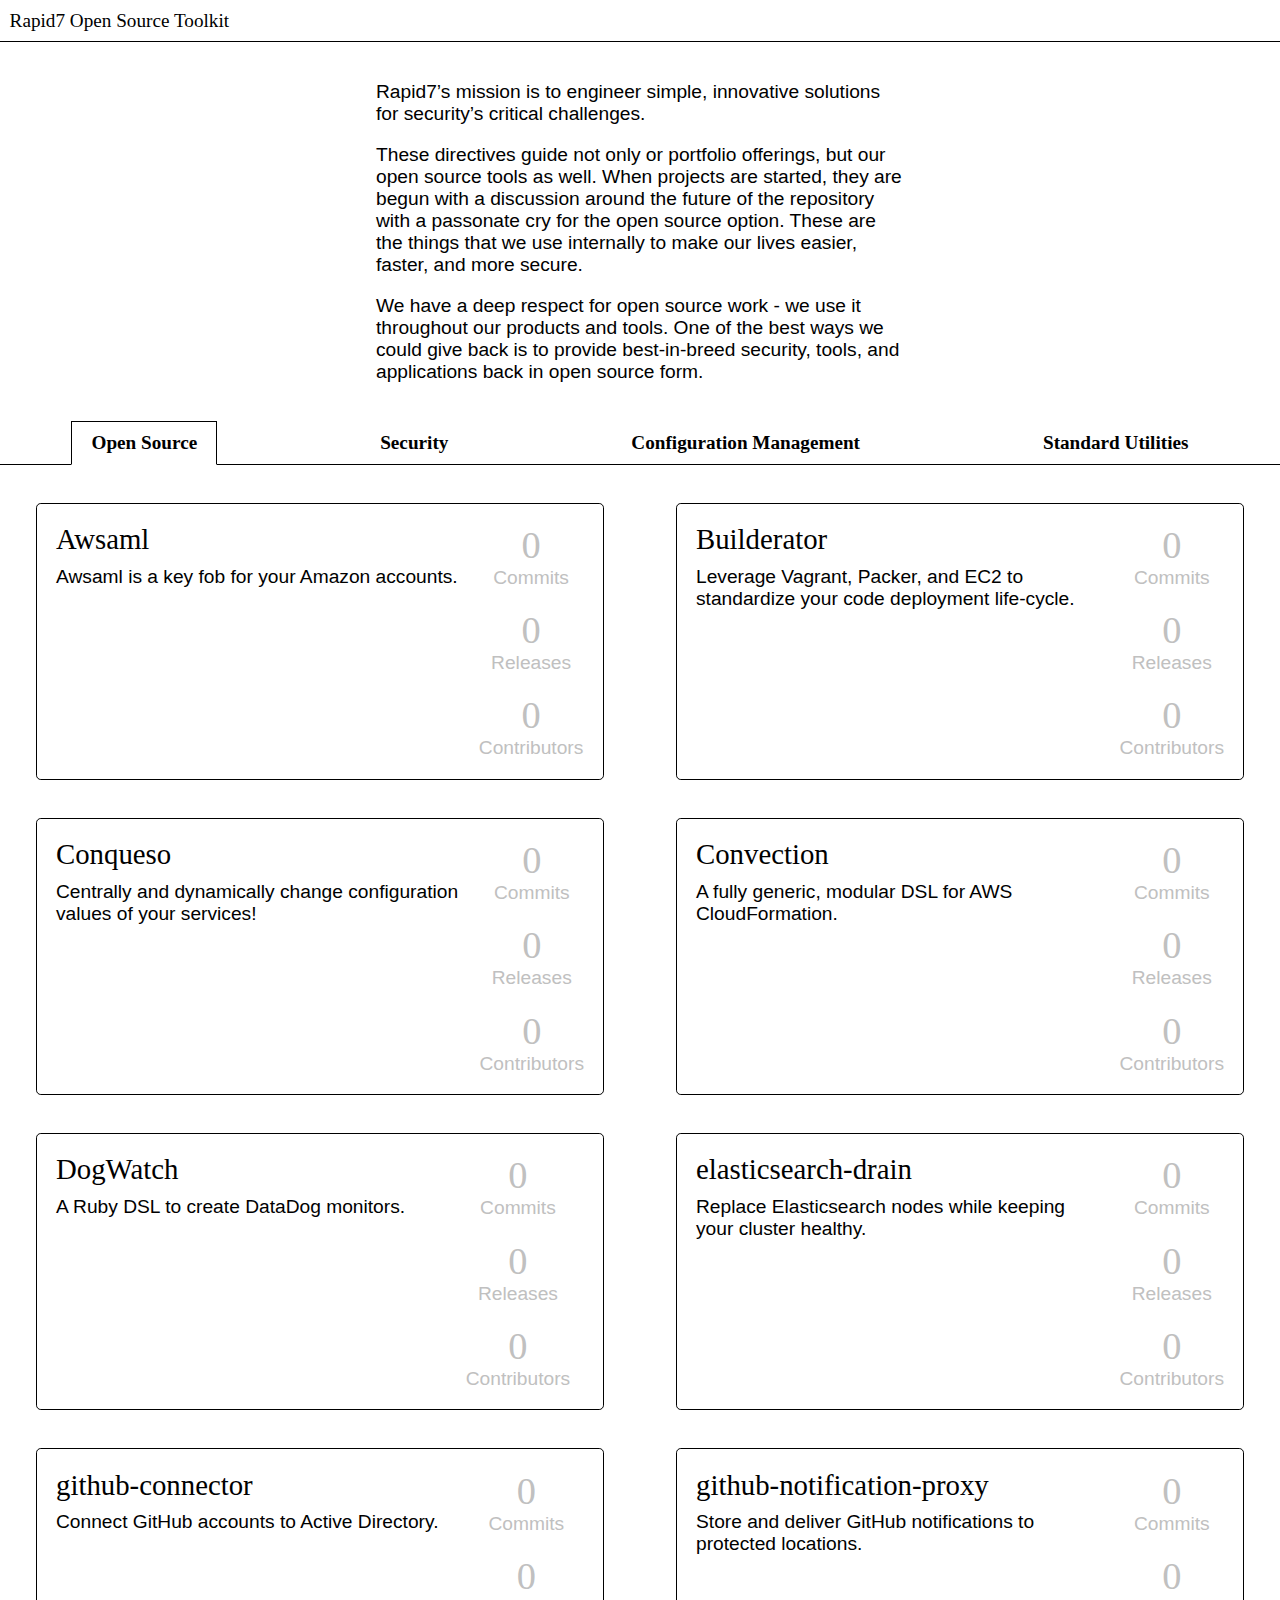
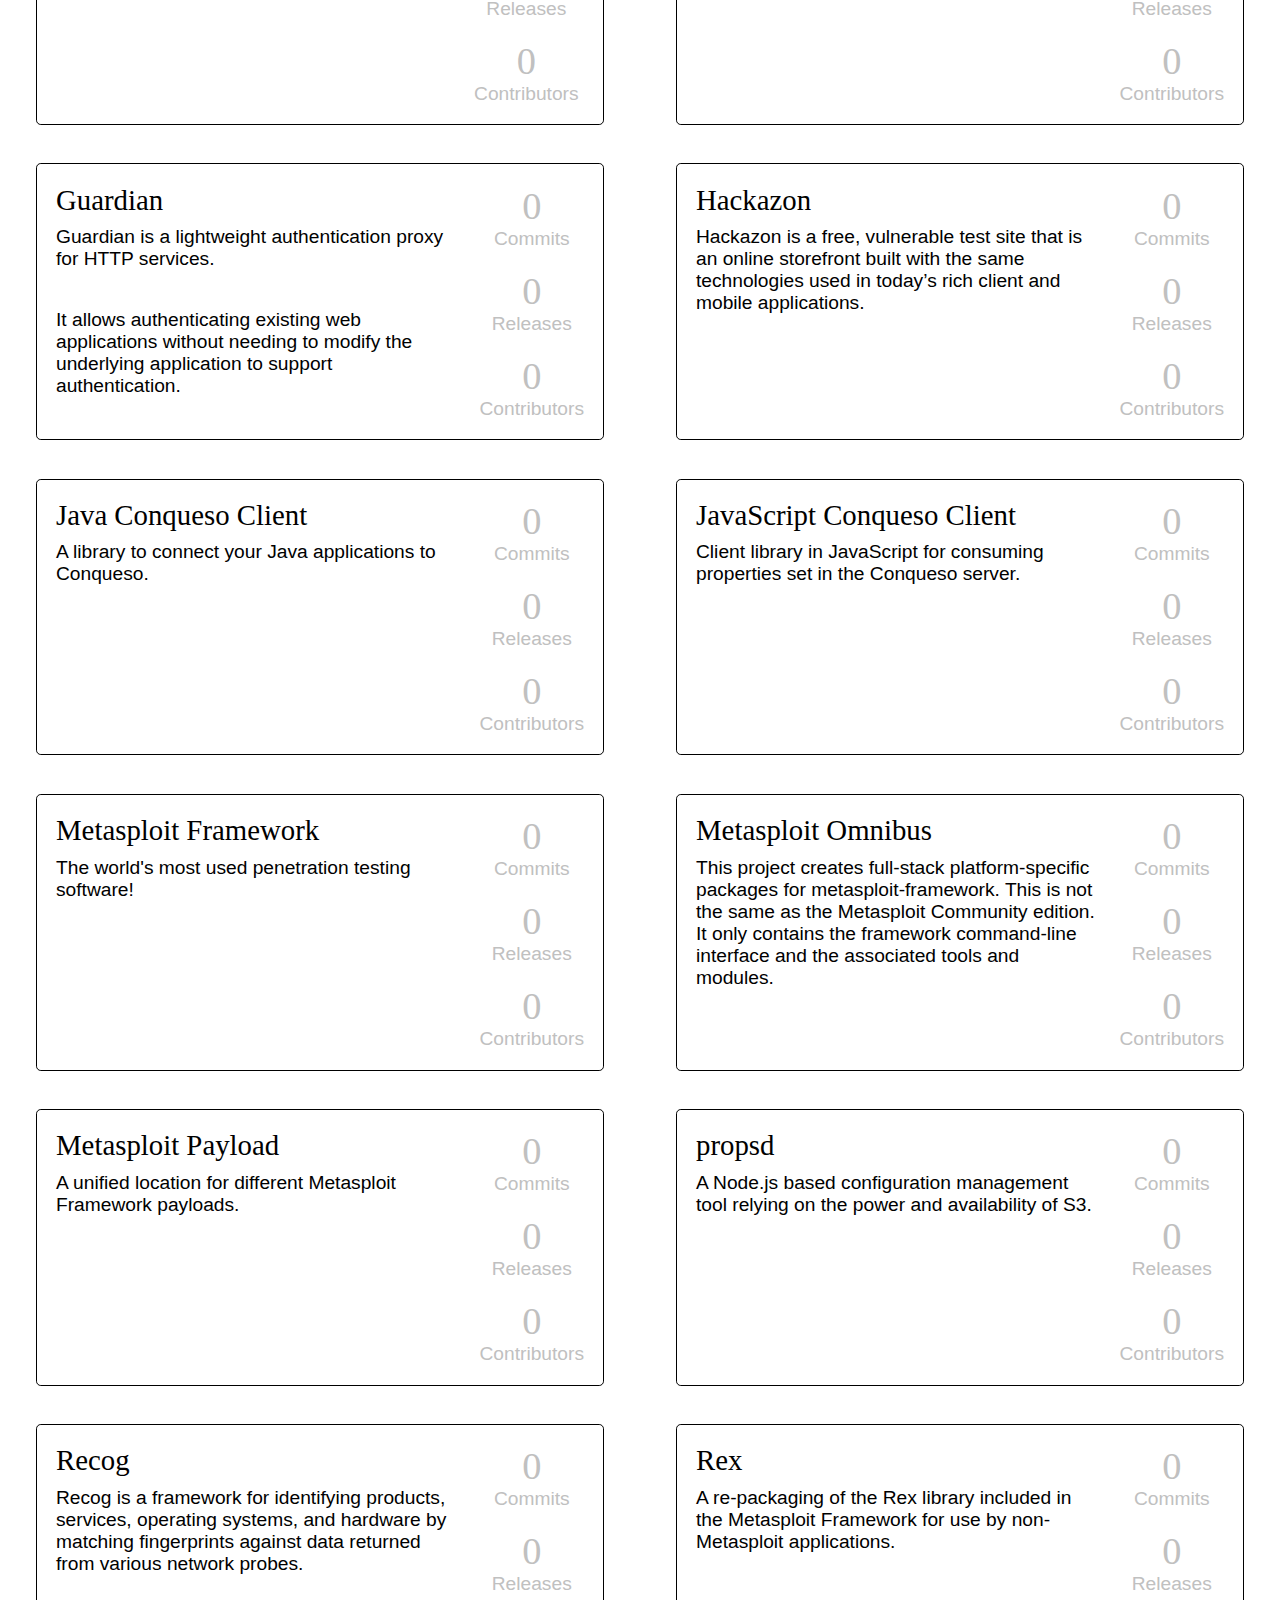
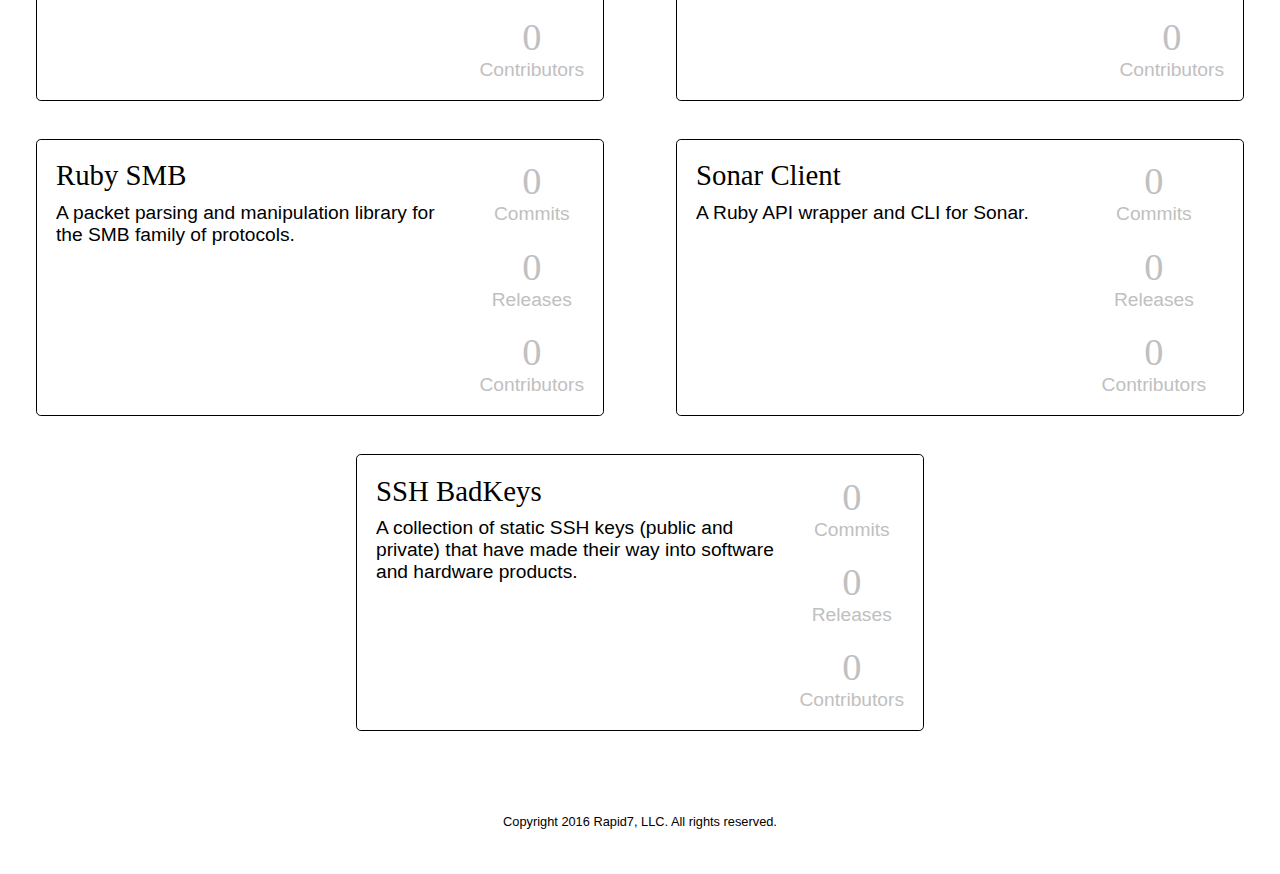
<file: wireframes/3/index.html>
<!doctype html>
<html
<head>
<link href="screen.css" rel="stylesheet" />
</head>
<body>
<div class="wrapper">
<h1>Rapid7 Open Source Toolkit</h1>

<div class="header">
  <div id="blurb-toolkit">
    <p>Rapid7’s mission is to engineer simple, innovative solutions for security’s critical challenges.</p>
    <p>These directives guide not only or portfolio offerings, but our open source tools as well. When projects are started, they are begun with a discussion around the future of the repository with a passonate cry for the open source option. These are the things that we use internally to make our lives easier, faster, and more secure.</p>
    <p>We have a deep respect for open source work - we use it throughout our products and tools. One of the best ways we could give back is to provide best-in-breed security, tools, and applications back in open source form.</p>
  </div>
  <div id="blurb-security" class="hidden">
    <p>Take advantage of these tools to help secure your environment.</p>
    <p>These are things we've created to support our various security initatives. From the many metasploit-framework projects, to things like Awsaml - which we use to manage AWS key rotation for our CLI development work.</p>
  </div>
  <div id="blurb-configuration" class="hidden">
    <p>Bring your configuration changes under source control.</p>
    <p>We've built a small-scale, easy-to-use centralized configuration tool called Conqueso along with its various clients. In addition to that, we have also included our next-gen project, propsd which combines the power of S3 and Consul to scale configuration management to the next level.</p>
  </div>
  <div id="blurb-utilities" class="hidden">
    <p>Leverage thse utilities to develop software faster.</p>
    <p>Wether you're trying to integrate GitHub with Active Directory, standardize your development workflow, or just keep your Elasticsearch cluster green, we've written tools that can help. Here you'll find all the things we use on a day-to-day basis that help us innovate and iterate faster.</p>
  </div>
</div>

<div class="nav">
  <p id="nav-toolkit" class="active">Open Source</p>
  <p id="nav-security">Security</p>
  <p id="nav-configuration">Configuration Management</p>
  <p id="nav-utilities">Standard Utilities</p>
</div>

<div class="content">

<div id="awsaml" class="project">
  <div class="info">
    <h2 class="title">Awsaml</h2>
    <p>Awsaml is a key fob for your Amazon accounts.</li>
  </div>
  <div class="stats">
    <div class="kpi"><h4>0</h4><p>Commits</p></div>
    <div class="kpi"><h4>0</h4><p>Releases</p></div>
    <div class="kpi"><h4>0</h4><p>Contributors</p></div>
  </div>
</div>

<div id="builderator" class="project">
  <div class="info">
    <h2 class="title">Builderator</h2>
    <p>Leverage Vagrant, Packer, and EC2 to standardize your code deployment life-cycle.</p>
  </div>
  <div class="stats">
    <div class="kpi"><h4>0</h4><p>Commits</p></div>
    <div class="kpi"><h4>0</h4><p>Releases</p></div>
    <div class="kpi"><h4>0</h4><p>Contributors</p></div>
  </div>
</div>

<div id="conqueso" class="project">
  <div class="info">
    <h2 class="title">Conqueso</h2>
    <p>Centrally and dynamically change configuration values of your services!</p>
  </div>
  <div class="stats">
    <div class="kpi"><h4>0</h4><p>Commits</p></div>
    <div class="kpi"><h4>0</h4><p>Releases</p></div>
    <div class="kpi"><h4>0</h4><p>Contributors</p></div>
  </div>
</div>

<div id="convection" class="project">
  <div class="info">
    <h2 class="title">Convection</h2>
    <p>A fully generic, modular DSL for AWS CloudFormation.</p>
  </div>
  <div class="stats">
    <div class="kpi"><h4>0</h4><p>Commits</p></div>
    <div class="kpi"><h4>0</h4><p>Releases</p></div>
    <div class="kpi"><h4>0</h4><p>Contributors</p></div>
  </div>
</div>

<div id="dogwatch" class="project">
  <div class="info">
    <h2 class="title">DogWatch</h2>
    <p>A Ruby DSL to create DataDog monitors.</p>
  </div>
  <div class="stats">
    <div class="kpi"><h4>0</h4><p>Commits</p></div>
    <div class="kpi"><h4>0</h4><p>Releases</p></div>
    <div class="kpi"><h4>0</h4><p>Contributors</p></div>
  </div>
</div>

<div id="elasticsearch-drain" class="project">
  <div class="info">
    <h2 class="title">elasticsearch-drain</h2>
    <p>Replace Elasticsearch nodes while keeping your cluster healthy.</p>
  </div>
  <div class="stats">
    <div class="kpi"><h4>0</h4><p>Commits</p></div>
    <div class="kpi"><h4>0</h4><p>Releases</p></div>
    <div class="kpi"><h4>0</h4><p>Contributors</p></div>
  </div>
</div>

<div id="github-connector" class="project">
  <div class="info">
    <h2 class="title">github-connector</h2>
    <p>Connect GitHub accounts to Active Directory.</p>
  </div>
  <div class="stats">
    <div class="kpi"><h4>0</h4><p>Commits</p></div>
    <div class="kpi"><h4>0</h4><p>Releases</p></div>
    <div class="kpi"><h4>0</h4><p>Contributors</p></div>
  </div>
</div>

<div id="github-notification-proxy" class="project">
  <div class="info">
    <h2 class="title">github-notification-proxy</h2>
    <p>Store and deliver GitHub notifications to protected locations.</p>
  </div>
  <div class="stats">
    <div class="kpi"><h4>0</h4><p>Commits</p></div>
    <div class="kpi"><h4>0</h4><p>Releases</p></div>
    <div class="kpi"><h4>0</h4><p>Contributors</p></div>
  </div>
</div>

<div id="guardian" class="project">
  <div class="info">
    <h2 class="title">Guardian</h2>
    <p>Guardian is a lightweight authentication proxy for HTTP services.<p>
    <p>It allows authenticating existing web applications without needing to modify the underlying application to support authentication.</p>
  </div>
  <div class="stats">
    <div class="kpi"><h4>0</h4><p>Commits</p></div>
    <div class="kpi"><h4>0</h4><p>Releases</p></div>
    <div class="kpi"><h4>0</h4><p>Contributors</p></div>
  </div>
</div>

<div id="hackazon" class="project">
  <div class="info">
    <h2 class="title">Hackazon</h2>
    <p>Hackazon is a free, vulnerable test site that is an online storefront built with the same technologies used in today’s rich client and mobile applications.</p>
  </div>
  <div class="stats">
    <div class="kpi"><h4>0</h4><p>Commits</p></div>
    <div class="kpi"><h4>0</h4><p>Releases</p></div>
    <div class="kpi"><h4>0</h4><p>Contributors</p></div>
  </div>
</div>

<div id="java-conqueso-client" class="project">
  <div class="info">
    <h2 class="title">Java Conqueso Client</h2>
    <p>A library to connect your Java applications to Conqueso.</p>
  </div>
  <div class="stats">
    <div class="kpi"><h4>0</h4><p>Commits</p></div>
    <div class="kpi"><h4>0</h4><p>Releases</p></div>
    <div class="kpi"><h4>0</h4><p>Contributors</p></div>
  </div>
</div>

<div id="javascript-conqueso-client" class="project">
  <div class="info">
    <h2 class="title">JavaScript Conqueso Client</h2>
    <p>Client library in JavaScript for consuming properties set in the Conqueso server.</p>
  </div>
  <div class="stats">
    <div class="kpi"><h4>0</h4><p>Commits</p></div>
    <div class="kpi"><h4>0</h4><p>Releases</p></div>
    <div class="kpi"><h4>0</h4><p>Contributors</p></div>
  </div>
</div>

<div id="metasploit-framework" class="project">
  <div class="info">
    <h2 class="title">Metasploit Framework</h2>
    <p>The world's most used penetration testing software!</li>
  </div>
  <div class="stats">
    <div class="kpi"><h4>0</h4><p>Commits</p></div>
    <div class="kpi"><h4>0</h4><p>Releases</p></div>
    <div class="kpi"><h4>0</h4><p>Contributors</p></div>
  </div>
</div>

<div id="metasploit-omnibus" class="project">
  <div class="info">
    <h2 class="title">Metasploit Omnibus</h2>
    <p>This project creates full-stack platform-specific packages for metasploit-framework. This is not the same as the Metasploit Community edition. It only contains the framework command-line interface and the associated tools and modules.</p>
  </div>
  <div class="stats">
    <div class="kpi"><h4>0</h4><p>Commits</p></div>
    <div class="kpi"><h4>0</h4><p>Releases</p></div>
    <div class="kpi"><h4>0</h4><p>Contributors</p></div>
  </div>
</div>

<div id="metasploit-payload" class="project">
  <div class="info">
    <h2 class="title">Metasploit Payload</h2>
    <p>A unified location for different Metasploit Framework payloads.</p>
  </div>
  <div class="stats">
    <div class="kpi"><h4>0</h4><p>Commits</p></div>
    <div class="kpi"><h4>0</h4><p>Releases</p></div>
    <div class="kpi"><h4>0</h4><p>Contributors</p></div>
  </div>
</div>

<div id="propsd" class="project">
  <div class="info">
    <h2 class="title">propsd</h2>
    <p>A Node.js based configuration management tool relying on the power and availability of S3.</p>
  </div>
  <div class="stats">
    <div class="kpi"><h4>0</h4><p>Commits</p></div>
    <div class="kpi"><h4>0</h4><p>Releases</p></div>
    <div class="kpi"><h4>0</h4><p>Contributors</p></div>
  </div>
</div>

<div id="recog" class="project">
  <div class="info">
    <h2 class="title">Recog</h2>
    <p>Recog is a framework for identifying products, services, operating systems, and hardware by matching fingerprints against data returned from various network probes.</p>
  </div>
  <div class="stats">
    <div class="kpi"><h4>0</h4><p>Commits</p></div>
    <div class="kpi"><h4>0</h4><p>Releases</p></div>
    <div class="kpi"><h4>0</h4><p>Contributors</p></div>
  </div>
</div>

<div id="rex" class="project">
  <div class="info">
    <h2 class="title">Rex</h2>
    <p>A re-packaging of the Rex library included in the Metasploit Framework for use by non-Metasploit applications.</p>
  </div>
  <div class="stats">
    <div class="kpi"><h4>0</h4><p>Commits</p></div>
    <div class="kpi"><h4>0</h4><p>Releases</p></div>
    <div class="kpi"><h4>0</h4><p>Contributors</p></div>
  </div>
</div>

<div id="ruby-smb" class="project">
  <div class="info">
    <h2 class="title">Ruby SMB</h2>
    <p>A packet parsing and manipulation library for the SMB family of protocols.</p>
  </div>
  <div class="stats">
    <div class="kpi"><h4>0</h4><p>Commits</p></div>
    <div class="kpi"><h4>0</h4><p>Releases</p></div>
    <div class="kpi"><h4>0</h4><p>Contributors</p></div>
  </div>
</div>

<div id="sonar-client" class="project">
  <div class="info">
    <h2 class="title">Sonar Client</h2>
    <p>A Ruby API wrapper and CLI for Sonar.</p>
  </div>
  <div class="stats">
    <div class="kpi"><h4>0</h4><p>Commits</p></div>
    <div class="kpi"><h4>0</h4><p>Releases</p></div>
    <div class="kpi"><h4>0</h4><p>Contributors</p></div>
  </div>
</div>

<div id="ssh-badkeys" class="project">
  <div class="info">
    <h2 class="title">SSH BadKeys</h2>
    <p>A collection of static SSH keys (public and private) that have made their way into software and hardware products.</p>
  </div>
  <div class="stats">
    <div class="kpi"><h4>0</h4><p>Commits</p></div>
    <div class="kpi"><h4>0</h4><p>Releases</p></div>
    <div class="kpi"><h4>0</h4><p>Contributors</p></div>
  </div>
</div>

</div>

<p class="footer">Copyright 2016 Rapid7, LLC. All rights reserved.</p>

<script>
var $ = function (selector) {
  return document.getElementById(selector);
};

var projects = Object.create(null);
projects.security = [
  'awsaml',
  'guardian',
  'hackazon',
  'metasploit-framework',
  'metasploit-omnibus',
  'metasploit-payload',
  'recog',
  'rex',
  'ruby-smb',
  'sonar-client',
  'ssh-badkeys'
];
projects.configuration = [
  'propsd',
  'conqueso',
  'javascript-conqueso-client',
  'java-conqueso-client'
];
projects.utilities = [
  'github-connector',
  'github-notification-proxy',
  'builderator',
  'convection',
  'dogwatch',
  'elasticsearch-drain'
];

var onNavClick = function (selector) {
  $('blurb-toolkit').classList.add('hidden');
  $('blurb-security').classList.add('hidden');
  $('blurb-configuration').classList.add('hidden');
  $('blurb-utilities').classList.add('hidden');
  $('blurb-'+selector).classList.remove('hidden');

  $('nav-toolkit').classList.remove('active');
  $('nav-security').classList.remove('active');
  $('nav-configuration').classList.remove('active');
  $('nav-utilities').classList.remove('active');
  $('nav-'+selector).classList.add('active');

  for (var type in projects) {
    if (type === selector || selector === 'toolkit') {
      projects[type].forEach(function (name) {
        $(name).classList.remove('hidden');
      });
    } else {
      projects[type].forEach(function (name) {
        $(name).classList.add('hidden');
      });
    }
  }
};

$('nav-toolkit').onclick = function (e) {
  onNavClick('toolkit');
};

$('nav-security').onclick = function (e) {
  onNavClick('security');
};

$('nav-configuration').onclick = function (e) {
  onNavClick('configuration');
};

$('nav-utilities').onclick = function (e) {
  onNavClick('utilities');
};
</script>
</body>
</html>
</file>
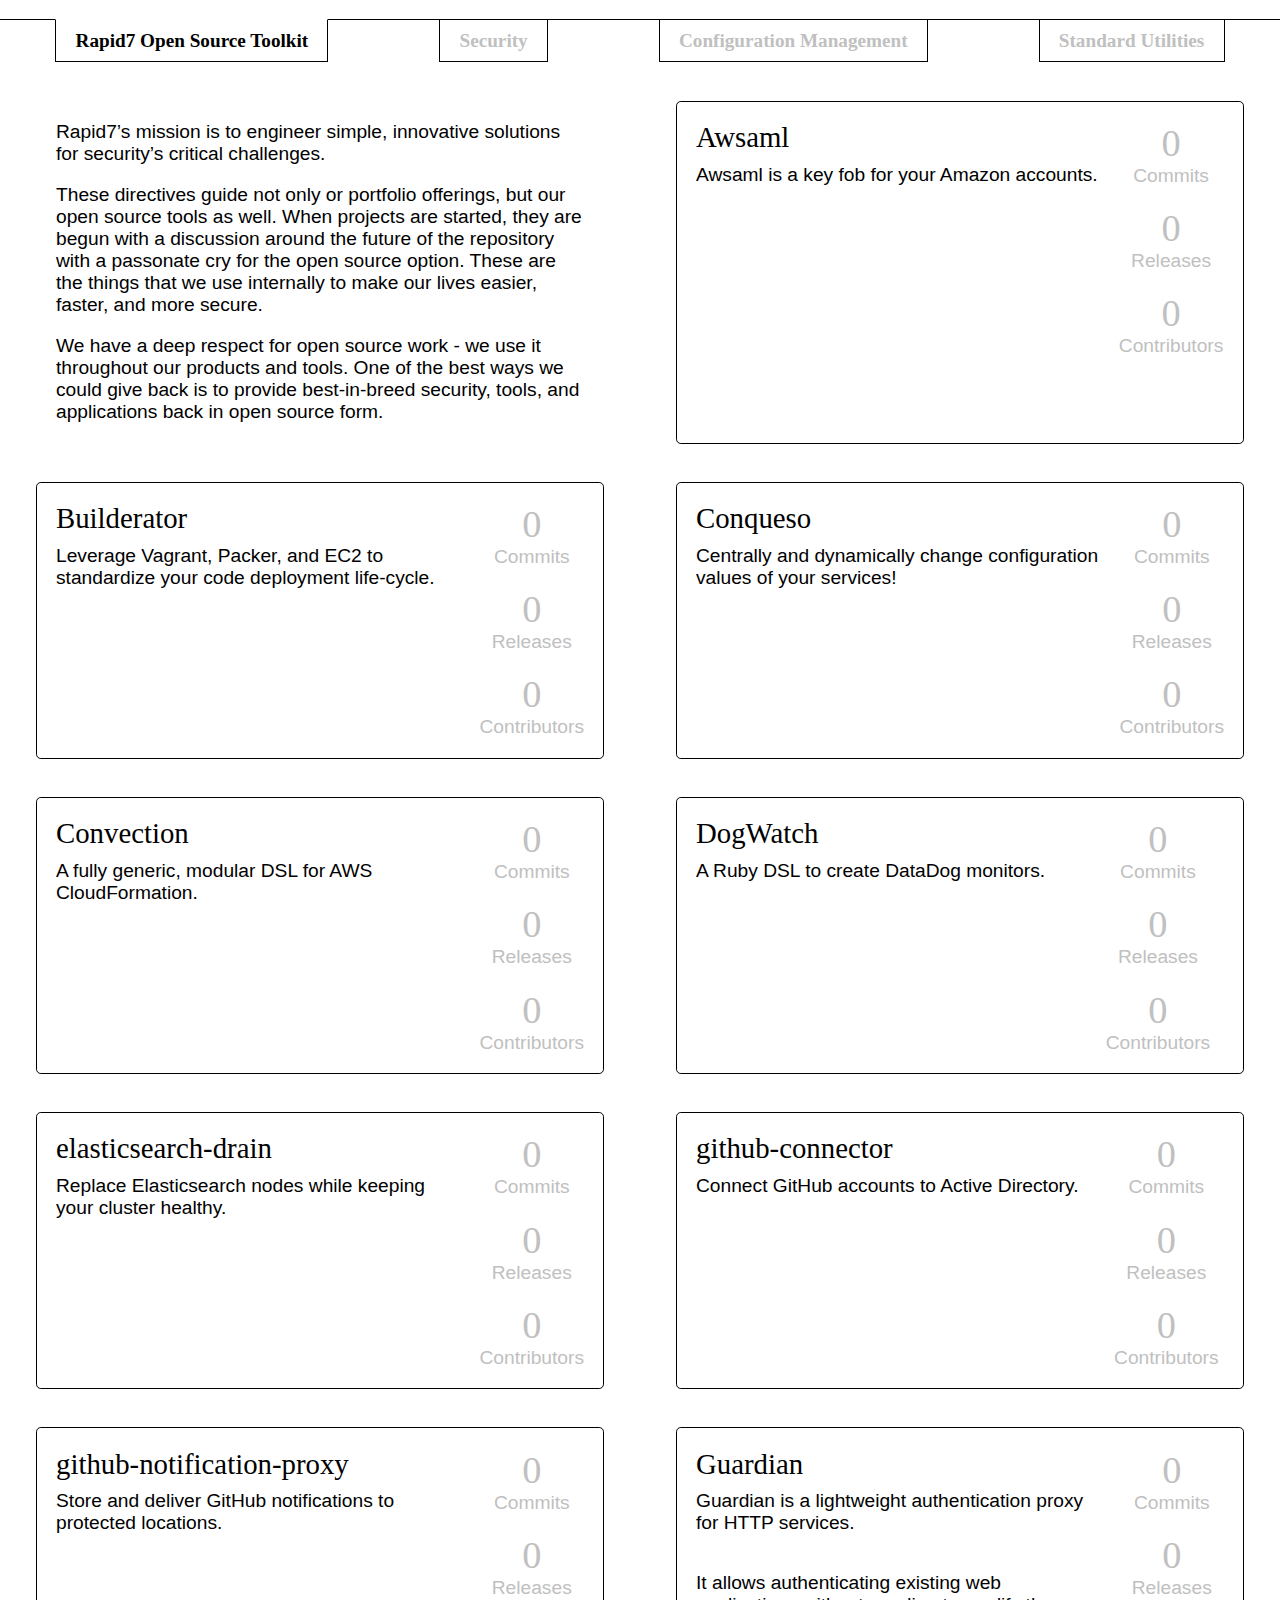
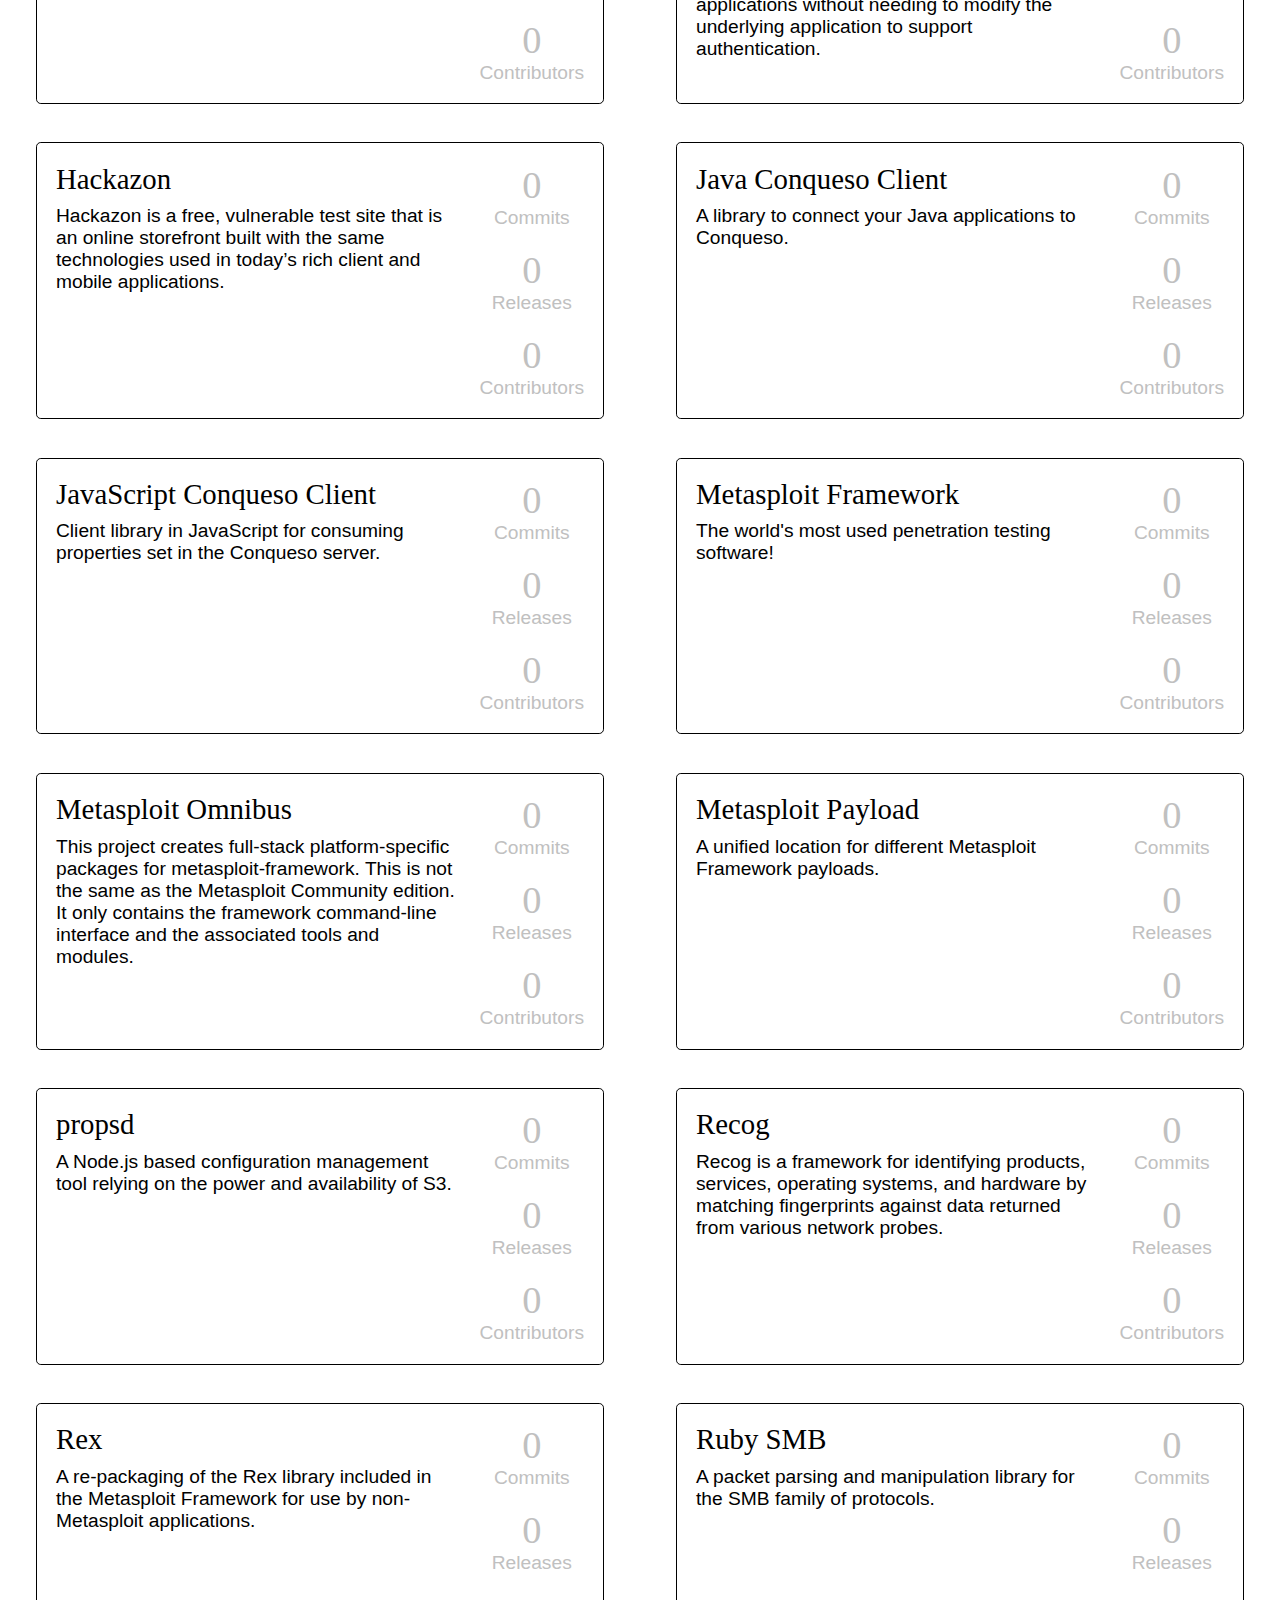
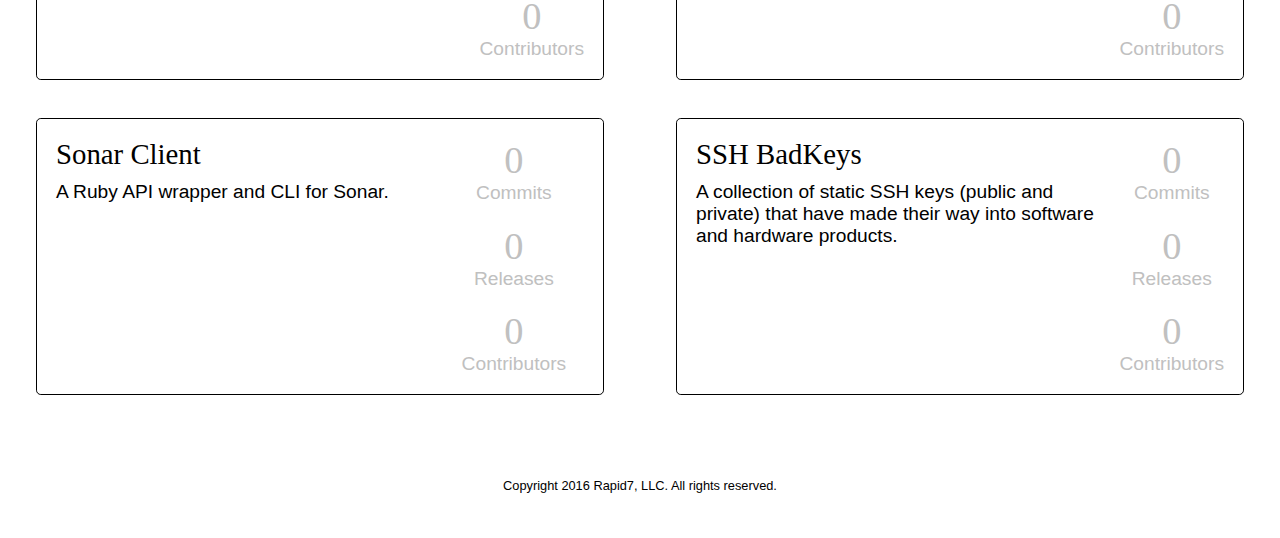
<file: wireframes/4/index.html>
<!doctype html>
<html
<head>
<link href="screen.css" rel="stylesheet" />
</head>
<body>
<div class="wrapper">

<div class="nav">
  <p id="nav-toolkit" class="active">Rapid7 Open Source Toolkit</p>
  <p id="nav-security">Security</p>
  <p id="nav-configuration">Configuration Management</p>
  <p id="nav-utilities">Standard Utilities</p>
</div>

<div class="content">

<div id="blurb-toolkit" class="blurb">
  <p>Rapid7’s mission is to engineer simple, innovative solutions for security’s critical challenges.</p>
  <p>These directives guide not only or portfolio offerings, but our open source tools as well. When projects are started, they are begun with a discussion around the future of the repository with a passonate cry for the open source option. These are the things that we use internally to make our lives easier, faster, and more secure.</p>
  <p>We have a deep respect for open source work - we use it throughout our products and tools. One of the best ways we could give back is to provide best-in-breed security, tools, and applications back in open source form.</p>
</div>
<div id="blurb-security" class="hidden blurb">
  <p>Take advantage of these tools to help secure your environment.</p>
  <p>These are things we've created to support our various security initatives. From the many metasploit-framework projects, to things like Awsaml - which we use to manage AWS key rotation for our CLI development work.</p>
</div>
<div id="blurb-configuration" class="hidden blurb">
  <p>Bring your configuration changes under source control.</p>
  <p>We've built a small-scale, easy-to-use centralized configuration tool called Conqueso along with its various clients. In addition to that, we have also included our next-gen project, propsd which combines the power of S3 and Consul to scale configuration management to the next level.</p>
</div>
<div id="blurb-utilities" class="hidden blurb">
  <p>Leverage thse utilities to develop software faster.</p>
  <p>Wether you're trying to integrate GitHub with Active Directory, standardize your development workflow, or just keep your Elasticsearch cluster green, we've written tools that can help. Here you'll find all the things we use on a day-to-day basis that help us innovate and iterate faster.</p>
</div>

<div id="awsaml" class="project">
  <div class="info">
    <h2 class="title">Awsaml</h2>
    <p>Awsaml is a key fob for your Amazon accounts.</li>
  </div>
  <div class="stats">
    <div class="kpi"><h4>0</h4><p>Commits</p></div>
    <div class="kpi"><h4>0</h4><p>Releases</p></div>
    <div class="kpi"><h4>0</h4><p>Contributors</p></div>
  </div>
</div>

<div id="builderator" class="project">
  <div class="info">
    <h2 class="title">Builderator</h2>
    <p>Leverage Vagrant, Packer, and EC2 to standardize your code deployment life-cycle.</p>
  </div>
  <div class="stats">
    <div class="kpi"><h4>0</h4><p>Commits</p></div>
    <div class="kpi"><h4>0</h4><p>Releases</p></div>
    <div class="kpi"><h4>0</h4><p>Contributors</p></div>
  </div>
</div>

<div id="conqueso" class="project">
  <div class="info">
    <h2 class="title">Conqueso</h2>
    <p>Centrally and dynamically change configuration values of your services!</p>
  </div>
  <div class="stats">
    <div class="kpi"><h4>0</h4><p>Commits</p></div>
    <div class="kpi"><h4>0</h4><p>Releases</p></div>
    <div class="kpi"><h4>0</h4><p>Contributors</p></div>
  </div>
</div>

<div id="convection" class="project">
  <div class="info">
    <h2 class="title">Convection</h2>
    <p>A fully generic, modular DSL for AWS CloudFormation.</p>
  </div>
  <div class="stats">
    <div class="kpi"><h4>0</h4><p>Commits</p></div>
    <div class="kpi"><h4>0</h4><p>Releases</p></div>
    <div class="kpi"><h4>0</h4><p>Contributors</p></div>
  </div>
</div>

<div id="dogwatch" class="project">
  <div class="info">
    <h2 class="title">DogWatch</h2>
    <p>A Ruby DSL to create DataDog monitors.</p>
  </div>
  <div class="stats">
    <div class="kpi"><h4>0</h4><p>Commits</p></div>
    <div class="kpi"><h4>0</h4><p>Releases</p></div>
    <div class="kpi"><h4>0</h4><p>Contributors</p></div>
  </div>
</div>

<div id="elasticsearch-drain" class="project">
  <div class="info">
    <h2 class="title">elasticsearch-drain</h2>
    <p>Replace Elasticsearch nodes while keeping your cluster healthy.</p>
  </div>
  <div class="stats">
    <div class="kpi"><h4>0</h4><p>Commits</p></div>
    <div class="kpi"><h4>0</h4><p>Releases</p></div>
    <div class="kpi"><h4>0</h4><p>Contributors</p></div>
  </div>
</div>

<div id="github-connector" class="project">
  <div class="info">
    <h2 class="title">github-connector</h2>
    <p>Connect GitHub accounts to Active Directory.</p>
  </div>
  <div class="stats">
    <div class="kpi"><h4>0</h4><p>Commits</p></div>
    <div class="kpi"><h4>0</h4><p>Releases</p></div>
    <div class="kpi"><h4>0</h4><p>Contributors</p></div>
  </div>
</div>

<div id="github-notification-proxy" class="project">
  <div class="info">
    <h2 class="title">github-notification-proxy</h2>
    <p>Store and deliver GitHub notifications to protected locations.</p>
  </div>
  <div class="stats">
    <div class="kpi"><h4>0</h4><p>Commits</p></div>
    <div class="kpi"><h4>0</h4><p>Releases</p></div>
    <div class="kpi"><h4>0</h4><p>Contributors</p></div>
  </div>
</div>

<div id="guardian" class="project">
  <div class="info">
    <h2 class="title">Guardian</h2>
    <p>Guardian is a lightweight authentication proxy for HTTP services.<p>
    <p>It allows authenticating existing web applications without needing to modify the underlying application to support authentication.</p>
  </div>
  <div class="stats">
    <div class="kpi"><h4>0</h4><p>Commits</p></div>
    <div class="kpi"><h4>0</h4><p>Releases</p></div>
    <div class="kpi"><h4>0</h4><p>Contributors</p></div>
  </div>
</div>

<div id="hackazon" class="project">
  <div class="info">
    <h2 class="title">Hackazon</h2>
    <p>Hackazon is a free, vulnerable test site that is an online storefront built with the same technologies used in today’s rich client and mobile applications.</p>
  </div>
  <div class="stats">
    <div class="kpi"><h4>0</h4><p>Commits</p></div>
    <div class="kpi"><h4>0</h4><p>Releases</p></div>
    <div class="kpi"><h4>0</h4><p>Contributors</p></div>
  </div>
</div>

<div id="java-conqueso-client" class="project">
  <div class="info">
    <h2 class="title">Java Conqueso Client</h2>
    <p>A library to connect your Java applications to Conqueso.</p>
  </div>
  <div class="stats">
    <div class="kpi"><h4>0</h4><p>Commits</p></div>
    <div class="kpi"><h4>0</h4><p>Releases</p></div>
    <div class="kpi"><h4>0</h4><p>Contributors</p></div>
  </div>
</div>

<div id="javascript-conqueso-client" class="project">
  <div class="info">
    <h2 class="title">JavaScript Conqueso Client</h2>
    <p>Client library in JavaScript for consuming properties set in the Conqueso server.</p>
  </div>
  <div class="stats">
    <div class="kpi"><h4>0</h4><p>Commits</p></div>
    <div class="kpi"><h4>0</h4><p>Releases</p></div>
    <div class="kpi"><h4>0</h4><p>Contributors</p></div>
  </div>
</div>

<div id="metasploit-framework" class="project">
  <div class="info">
    <h2 class="title">Metasploit Framework</h2>
    <p>The world's most used penetration testing software!</li>
  </div>
  <div class="stats">
    <div class="kpi"><h4>0</h4><p>Commits</p></div>
    <div class="kpi"><h4>0</h4><p>Releases</p></div>
    <div class="kpi"><h4>0</h4><p>Contributors</p></div>
  </div>
</div>

<div id="metasploit-omnibus" class="project">
  <div class="info">
    <h2 class="title">Metasploit Omnibus</h2>
    <p>This project creates full-stack platform-specific packages for metasploit-framework. This is not the same as the Metasploit Community edition. It only contains the framework command-line interface and the associated tools and modules.</p>
  </div>
  <div class="stats">
    <div class="kpi"><h4>0</h4><p>Commits</p></div>
    <div class="kpi"><h4>0</h4><p>Releases</p></div>
    <div class="kpi"><h4>0</h4><p>Contributors</p></div>
  </div>
</div>

<div id="metasploit-payload" class="project">
  <div class="info">
    <h2 class="title">Metasploit Payload</h2>
    <p>A unified location for different Metasploit Framework payloads.</p>
  </div>
  <div class="stats">
    <div class="kpi"><h4>0</h4><p>Commits</p></div>
    <div class="kpi"><h4>0</h4><p>Releases</p></div>
    <div class="kpi"><h4>0</h4><p>Contributors</p></div>
  </div>
</div>

<div id="propsd" class="project">
  <div class="info">
    <h2 class="title">propsd</h2>
    <p>A Node.js based configuration management tool relying on the power and availability of S3.</p>
  </div>
  <div class="stats">
    <div class="kpi"><h4>0</h4><p>Commits</p></div>
    <div class="kpi"><h4>0</h4><p>Releases</p></div>
    <div class="kpi"><h4>0</h4><p>Contributors</p></div>
  </div>
</div>

<div id="recog" class="project">
  <div class="info">
    <h2 class="title">Recog</h2>
    <p>Recog is a framework for identifying products, services, operating systems, and hardware by matching fingerprints against data returned from various network probes.</p>
  </div>
  <div class="stats">
    <div class="kpi"><h4>0</h4><p>Commits</p></div>
    <div class="kpi"><h4>0</h4><p>Releases</p></div>
    <div class="kpi"><h4>0</h4><p>Contributors</p></div>
  </div>
</div>

<div id="rex" class="project">
  <div class="info">
    <h2 class="title">Rex</h2>
    <p>A re-packaging of the Rex library included in the Metasploit Framework for use by non-Metasploit applications.</p>
  </div>
  <div class="stats">
    <div class="kpi"><h4>0</h4><p>Commits</p></div>
    <div class="kpi"><h4>0</h4><p>Releases</p></div>
    <div class="kpi"><h4>0</h4><p>Contributors</p></div>
  </div>
</div>

<div id="ruby-smb" class="project">
  <div class="info">
    <h2 class="title">Ruby SMB</h2>
    <p>A packet parsing and manipulation library for the SMB family of protocols.</p>
  </div>
  <div class="stats">
    <div class="kpi"><h4>0</h4><p>Commits</p></div>
    <div class="kpi"><h4>0</h4><p>Releases</p></div>
    <div class="kpi"><h4>0</h4><p>Contributors</p></div>
  </div>
</div>

<div id="sonar-client" class="project">
  <div class="info">
    <h2 class="title">Sonar Client</h2>
    <p>A Ruby API wrapper and CLI for Sonar.</p>
  </div>
  <div class="stats">
    <div class="kpi"><h4>0</h4><p>Commits</p></div>
    <div class="kpi"><h4>0</h4><p>Releases</p></div>
    <div class="kpi"><h4>0</h4><p>Contributors</p></div>
  </div>
</div>

<div id="ssh-badkeys" class="project">
  <div class="info">
    <h2 class="title">SSH BadKeys</h2>
    <p>A collection of static SSH keys (public and private) that have made their way into software and hardware products.</p>
  </div>
  <div class="stats">
    <div class="kpi"><h4>0</h4><p>Commits</p></div>
    <div class="kpi"><h4>0</h4><p>Releases</p></div>
    <div class="kpi"><h4>0</h4><p>Contributors</p></div>
  </div>
</div>

</div>

<p class="footer">Copyright 2016 Rapid7, LLC. All rights reserved.</p>

<script>
var $ = function (selector) {
  return document.getElementById(selector);
};

var projects = Object.create(null);
projects.security = [
  'awsaml',
  'guardian',
  'hackazon',
  'metasploit-framework',
  'metasploit-omnibus',
  'metasploit-payload',
  'recog',
  'rex',
  'ruby-smb',
  'sonar-client',
  'ssh-badkeys'
];
projects.configuration = [
  'propsd',
  'conqueso',
  'javascript-conqueso-client',
  'java-conqueso-client'
];
projects.utilities = [
  'github-connector',
  'github-notification-proxy',
  'builderator',
  'convection',
  'dogwatch',
  'elasticsearch-drain'
];

var onNavClick = function (selector) {
  $('blurb-toolkit').classList.add('hidden');
  $('blurb-security').classList.add('hidden');
  $('blurb-configuration').classList.add('hidden');
  $('blurb-utilities').classList.add('hidden');
  $('blurb-'+selector).classList.remove('hidden');

  $('nav-toolkit').classList.remove('active');
  $('nav-security').classList.remove('active');
  $('nav-configuration').classList.remove('active');
  $('nav-utilities').classList.remove('active');
  $('nav-'+selector).classList.add('active');

  for (var type in projects) {
    if (type === selector || selector === 'toolkit') {
      projects[type].forEach(function (name) {
        $(name).classList.remove('hidden');
      });
    } else {
      projects[type].forEach(function (name) {
        $(name).classList.add('hidden');
      });
    }
  }
};

$('nav-toolkit').onclick = function (e) {
  onNavClick('toolkit');
};

$('nav-security').onclick = function (e) {
  onNavClick('security');
};

$('nav-configuration').onclick = function (e) {
  onNavClick('configuration');
};

$('nav-utilities').onclick = function (e) {
  onNavClick('utilities');
};
</script>
</body>
</html>
</file>
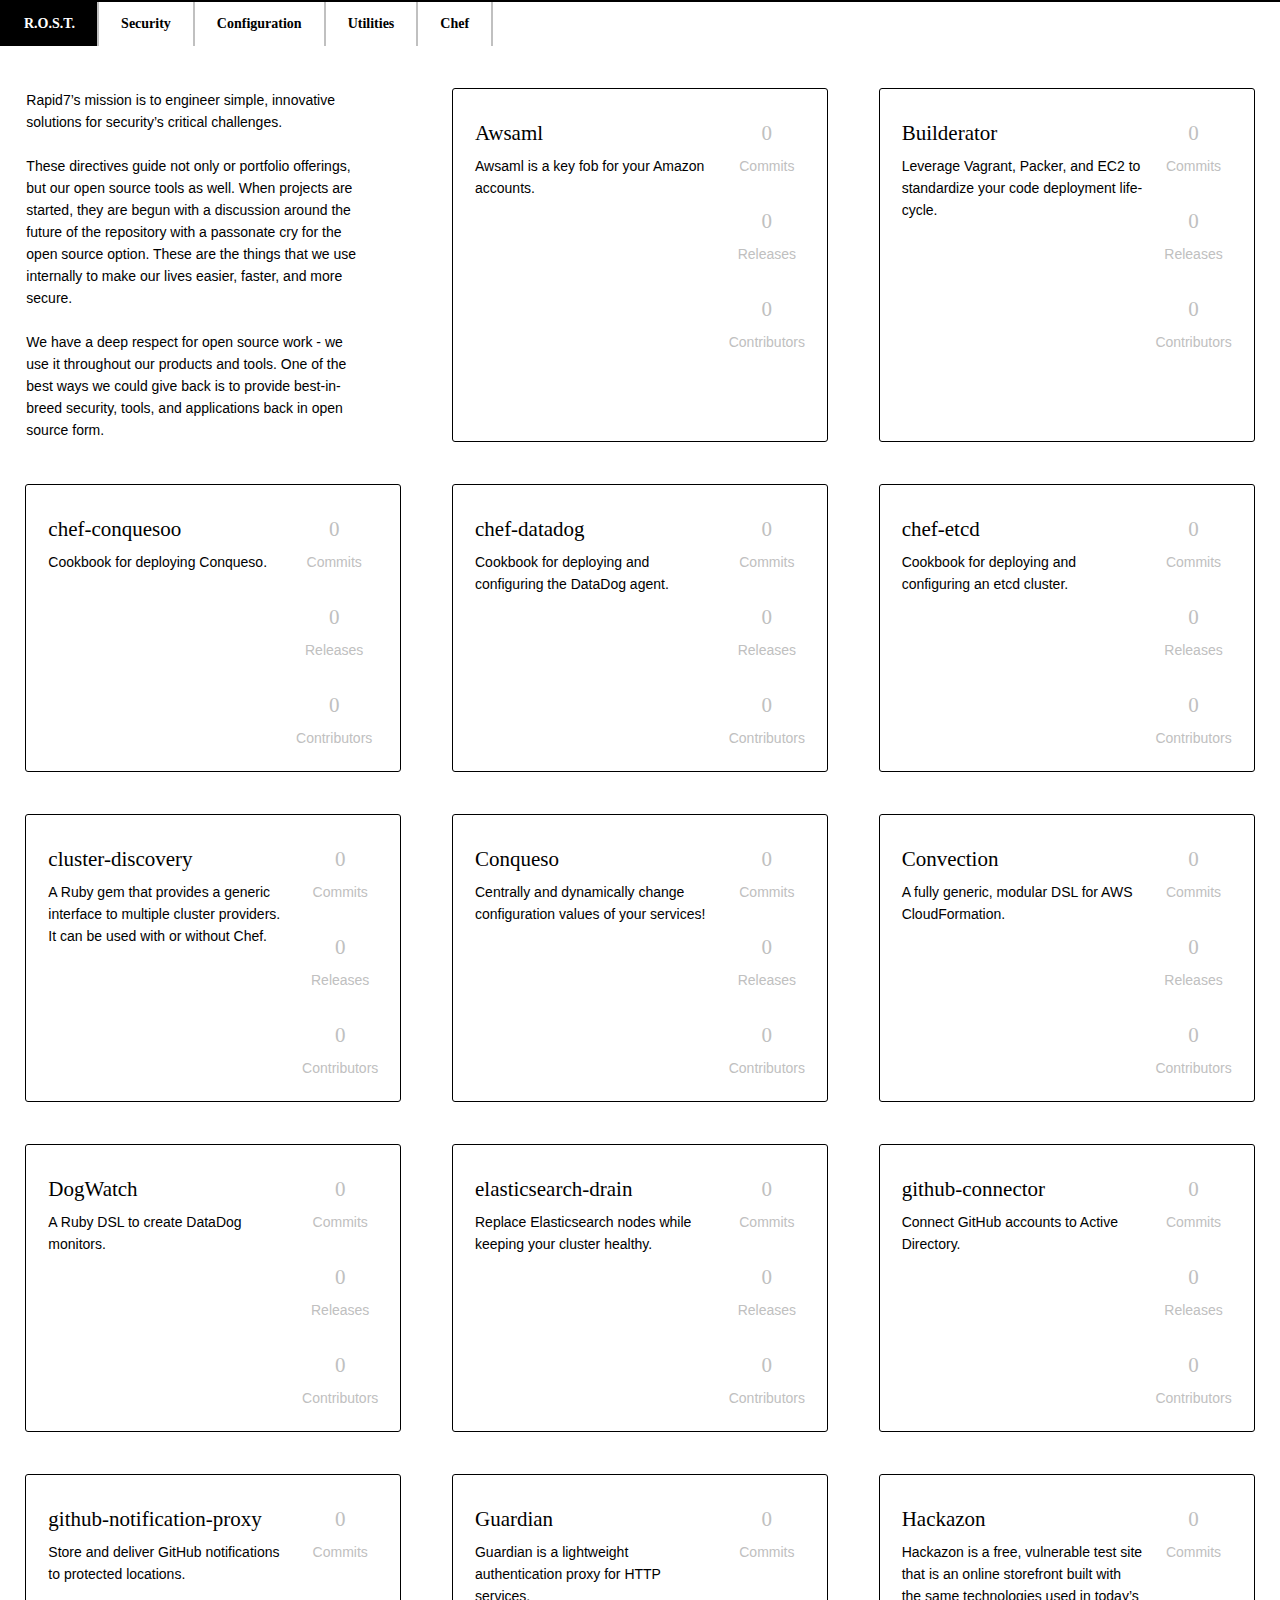
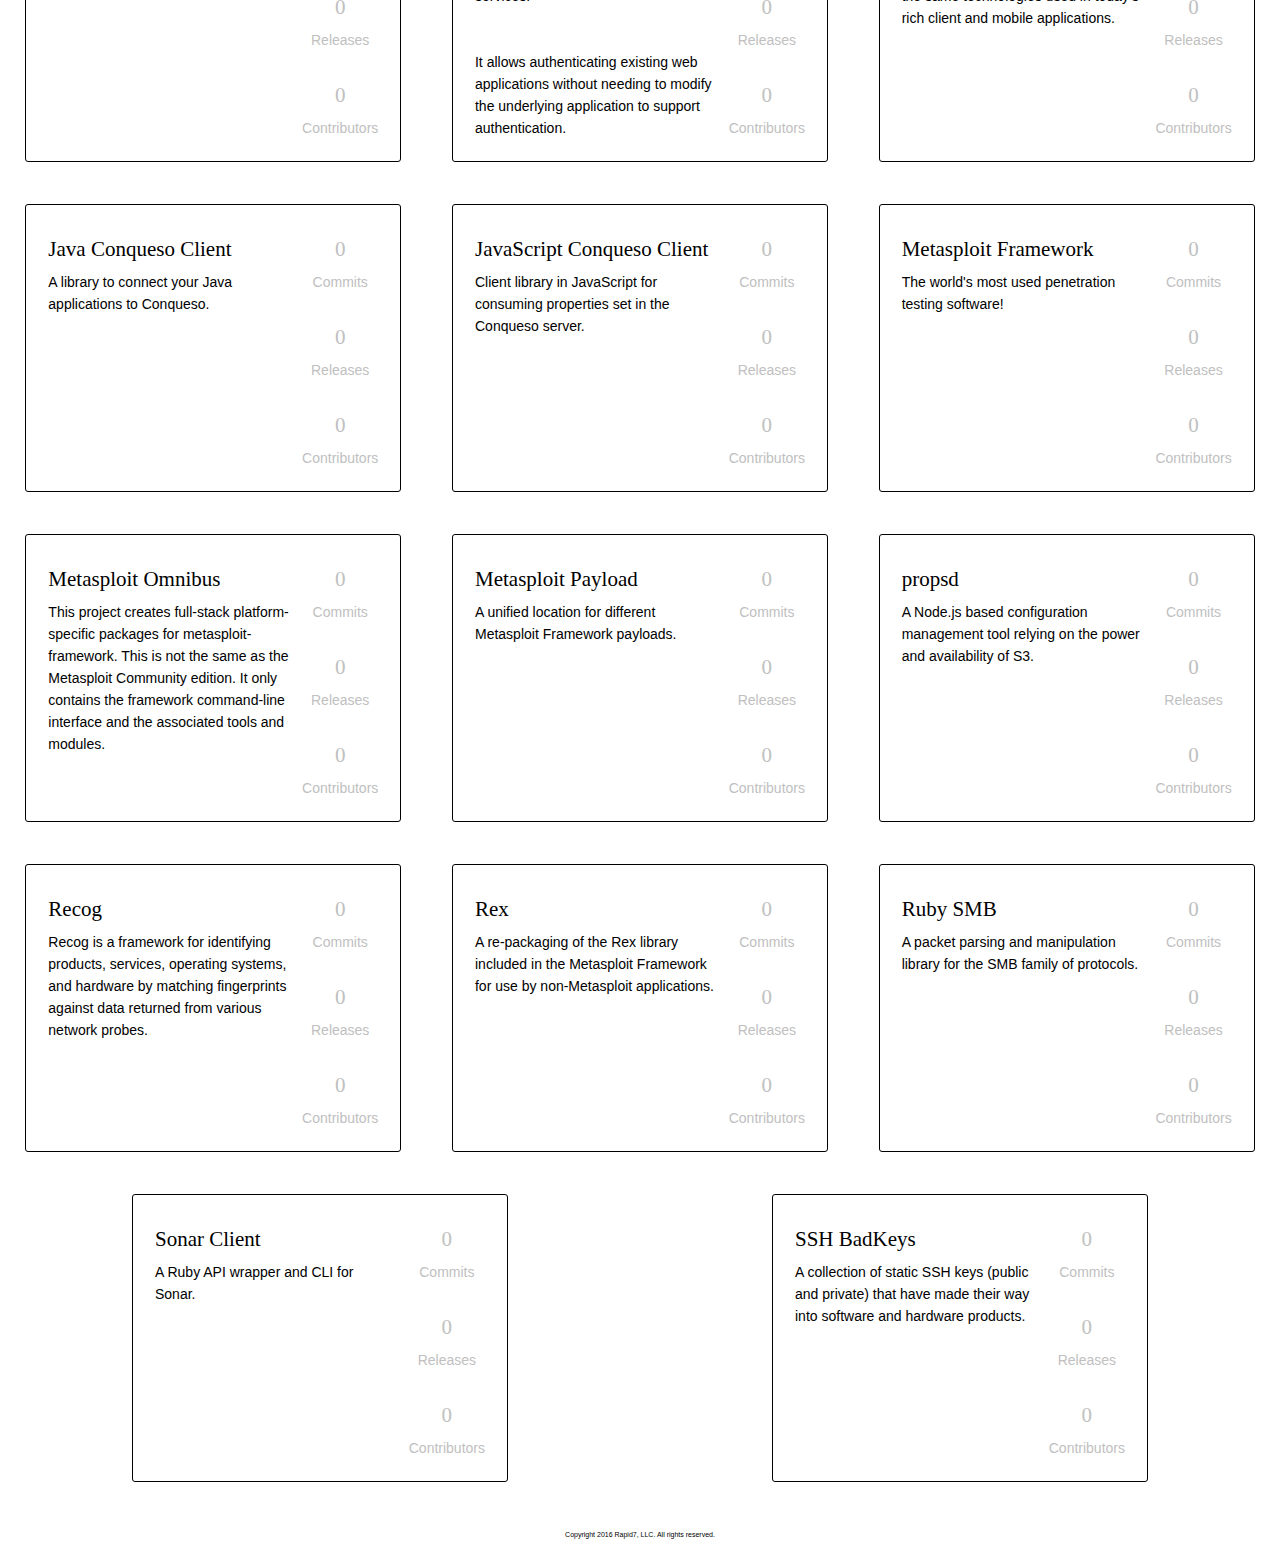
<file: wireframes/5/index.html>
<!doctype html>
<html
<head>
<link href="screen.css" rel="stylesheet" />
<!--
<link href="http://basehold.it/22" rel="stylesheet" />
-->
</head>
<body>
<div class="wrapper">

<div class="nav">
  <a id="nav-toolkit" class="active">R.O.S.T.</a>
  <a id="nav-security">Security</a>
  <a id="nav-configuration">Configuration</a>
  <a id="nav-utilities">Utilities</a>
  <a id="nav-chef">Chef</a>
</div>

<div class="content">

<div id="blurb-toolkit" class="blurb">
  <p>Rapid7’s mission is to engineer simple, innovative solutions for security’s critical challenges.</p>
  <p>These directives guide not only or portfolio offerings, but our open source tools as well. When projects are started, they are begun with a discussion around the future of the repository with a passonate cry for the open source option. These are the things that we use internally to make our lives easier, faster, and more secure.</p>
  <p>We have a deep respect for open source work - we use it throughout our products and tools. One of the best ways we could give back is to provide best-in-breed security, tools, and applications back in open source form.</p>
</div>
<div id="blurb-security" class="hidden blurb">
  <p>Take advantage of these tools to help secure your environment.</p>
  <p>These are things we've created to support our various security initatives. From the many metasploit-framework projects, to things like Awsaml - which we use to manage AWS key rotation for our CLI development work.</p>
</div>
<div id="blurb-configuration" class="hidden blurb">
  <p>Alter your configuration without restarting or redoploying.</p>
  <p>We've built a small-scale, easy-to-use centralized configuration tool called Conqueso along with its various clients. In addition to that, we have also included our next-gen project, propsd which combines the power of S3 and Consul to scale configuration management to the next level.</p>
</div>
<div id="blurb-utilities" class="hidden blurb">
  <p>Leverage thse utilities to develop software faster.</p>
  <p>Wether you're trying to integrate GitHub with Active Directory, standardize your development workflow, or just keep your Elasticsearch cluster green, we've written tools that can help. Here you'll find all the things we use on a day-to-day basis that help us innovate and iterate faster.</p>
</div>
<div id="blurb-chef" class="hidden blurb">
  <p>Deliver your software the same way - everytime.</p>
  <p>We use Chef here at Rapid7. Below you'll find a selection of cookbooks used for deploying some of the third-party products we use, the cookbooks needed to deploy several of our tools, and a growing list libraries.</p>
</div>

<div id="awsaml" class="project">
  <div class="info">
    <h2 class="title">Awsaml</h2>
    <p>Awsaml is a key fob for your Amazon accounts.</li>
  </div>
  <div class="stats">
    <div class="kpi"><h4>0</h4><p>Commits</p></div>
    <div class="kpi"><h4>0</h4><p>Releases</p></div>
    <div class="kpi"><h4>0</h4><p>Contributors</p></div>
  </div>
</div>

<div id="builderator" class="project">
  <div class="info">
    <h2 class="title">Builderator</h2>
    <p>Leverage Vagrant, Packer, and EC2 to standardize your code deployment life-cycle.</p>
  </div>
  <div class="stats">
    <div class="kpi"><h4>0</h4><p>Commits</p></div>
    <div class="kpi"><h4>0</h4><p>Releases</p></div>
    <div class="kpi"><h4>0</h4><p>Contributors</p></div>
  </div>
</div>

<div id="chef-conqueso" class="project">
  <div class="info">
    <h2 class="title">chef-conquesoo</h2>
    <p>Cookbook for deploying Conqueso.</p>
  </div>
  <div class="stats">
    <div class="kpi"><h4>0</h4><p>Commits</p></div>
    <div class="kpi"><h4>0</h4><p>Releases</p></div>
    <div class="kpi"><h4>0</h4><p>Contributors</p></div>
  </div>
</div>

<div id="chef-datadog" class="project">
  <div class="info">
    <h2 class="title">chef-datadog</h2>
    <p>Cookbook for deploying and configuring the DataDog agent.</p>
  </div>
  <div class="stats">
    <div class="kpi"><h4>0</h4><p>Commits</p></div>
    <div class="kpi"><h4>0</h4><p>Releases</p></div>
    <div class="kpi"><h4>0</h4><p>Contributors</p></div>
  </div>
</div>

<div id="chef-etcd" class="project">
  <div class="info">
    <h2 class="title">chef-etcd</h2>
    <p>Cookbook for deploying and configuring an etcd cluster.</p>
  </div>
  <div class="stats">
    <div class="kpi"><h4>0</h4><p>Commits</p></div>
    <div class="kpi"><h4>0</h4><p>Releases</p></div>
    <div class="kpi"><h4>0</h4><p>Contributors</p></div>
  </div>
</div>

<div id="cluster-discover" class="project">
  <div class="info">
    <h2 class="title">cluster-discovery</h2>
    <p>A Ruby gem that provides a generic interface to multiple cluster providers. It can be used with or without Chef.</p>
  </div>
  <div class="stats">
    <div class="kpi"><h4>0</h4><p>Commits</p></div>
    <div class="kpi"><h4>0</h4><p>Releases</p></div>
    <div class="kpi"><h4>0</h4><p>Contributors</p></div>
  </div>
</div>

<div id="conqueso" class="project">
  <div class="info">
    <h2 class="title">Conqueso</h2>
    <p>Centrally and dynamically change configuration values of your services!</p>
  </div>
  <div class="stats">
    <div class="kpi"><h4>0</h4><p>Commits</p></div>
    <div class="kpi"><h4>0</h4><p>Releases</p></div>
    <div class="kpi"><h4>0</h4><p>Contributors</p></div>
  </div>
</div>

<div id="convection" class="project">
  <div class="info">
    <h2 class="title">Convection</h2>
    <p>A fully generic, modular DSL for AWS CloudFormation.</p>
  </div>
  <div class="stats">
    <div class="kpi"><h4>0</h4><p>Commits</p></div>
    <div class="kpi"><h4>0</h4><p>Releases</p></div>
    <div class="kpi"><h4>0</h4><p>Contributors</p></div>
  </div>
</div>

<div id="dogwatch" class="project">
  <div class="info">
    <h2 class="title">DogWatch</h2>
    <p>A Ruby DSL to create DataDog monitors.</p>
  </div>
  <div class="stats">
    <div class="kpi"><h4>0</h4><p>Commits</p></div>
    <div class="kpi"><h4>0</h4><p>Releases</p></div>
    <div class="kpi"><h4>0</h4><p>Contributors</p></div>
  </div>
</div>

<div id="elasticsearch-drain" class="project">
  <div class="info">
    <h2 class="title">elasticsearch-drain</h2>
    <p>Replace Elasticsearch nodes while keeping your cluster healthy.</p>
  </div>
  <div class="stats">
    <div class="kpi"><h4>0</h4><p>Commits</p></div>
    <div class="kpi"><h4>0</h4><p>Releases</p></div>
    <div class="kpi"><h4>0</h4><p>Contributors</p></div>
  </div>
</div>

<div id="github-connector" class="project">
  <div class="info">
    <h2 class="title">github-connector</h2>
    <p>Connect GitHub accounts to Active Directory.</p>
  </div>
  <div class="stats">
    <div class="kpi"><h4>0</h4><p>Commits</p></div>
    <div class="kpi"><h4>0</h4><p>Releases</p></div>
    <div class="kpi"><h4>0</h4><p>Contributors</p></div>
  </div>
</div>

<div id="github-notification-proxy" class="project">
  <div class="info">
    <h2 class="title">github-notification-proxy</h2>
    <p>Store and deliver GitHub notifications to protected locations.</p>
  </div>
  <div class="stats">
    <div class="kpi"><h4>0</h4><p>Commits</p></div>
    <div class="kpi"><h4>0</h4><p>Releases</p></div>
    <div class="kpi"><h4>0</h4><p>Contributors</p></div>
  </div>
</div>

<div id="guardian" class="project">
  <div class="info">
    <h2 class="title">Guardian</h2>
    <p>Guardian is a lightweight authentication proxy for HTTP services.<p>
    <p>It allows authenticating existing web applications without needing to modify the underlying application to support authentication.</p>
  </div>
  <div class="stats">
    <div class="kpi"><h4>0</h4><p>Commits</p></div>
    <div class="kpi"><h4>0</h4><p>Releases</p></div>
    <div class="kpi"><h4>0</h4><p>Contributors</p></div>
  </div>
</div>

<div id="hackazon" class="project">
  <div class="info">
    <h2 class="title">Hackazon</h2>
    <p>Hackazon is a free, vulnerable test site that is an online storefront built with the same technologies used in today’s rich client and mobile applications.</p>
  </div>
  <div class="stats">
    <div class="kpi"><h4>0</h4><p>Commits</p></div>
    <div class="kpi"><h4>0</h4><p>Releases</p></div>
    <div class="kpi"><h4>0</h4><p>Contributors</p></div>
  </div>
</div>

<div id="java-conqueso-client" class="project">
  <div class="info">
    <h2 class="title">Java Conqueso Client</h2>
    <p>A library to connect your Java applications to Conqueso.</p>
  </div>
  <div class="stats">
    <div class="kpi"><h4>0</h4><p>Commits</p></div>
    <div class="kpi"><h4>0</h4><p>Releases</p></div>
    <div class="kpi"><h4>0</h4><p>Contributors</p></div>
  </div>
</div>

<div id="javascript-conqueso-client" class="project">
  <div class="info">
    <h2 class="title">JavaScript Conqueso Client</h2>
    <p>Client library in JavaScript for consuming properties set in the Conqueso server.</p>
  </div>
  <div class="stats">
    <div class="kpi"><h4>0</h4><p>Commits</p></div>
    <div class="kpi"><h4>0</h4><p>Releases</p></div>
    <div class="kpi"><h4>0</h4><p>Contributors</p></div>
  </div>
</div>

<div id="metasploit-framework" class="project">
  <div class="info">
    <h2 class="title">Metasploit Framework</h2>
    <p>The world's most used penetration testing software!</li>
  </div>
  <div class="stats">
    <div class="kpi"><h4>0</h4><p>Commits</p></div>
    <div class="kpi"><h4>0</h4><p>Releases</p></div>
    <div class="kpi"><h4>0</h4><p>Contributors</p></div>
  </div>
</div>

<div id="metasploit-omnibus" class="project">
  <div class="info">
    <h2 class="title">Metasploit Omnibus</h2>
    <p>This project creates full-stack platform-specific packages for metasploit-framework. This is not the same as the Metasploit Community edition. It only contains the framework command-line interface and the associated tools and modules.</p>
  </div>
  <div class="stats">
    <div class="kpi"><h4>0</h4><p>Commits</p></div>
    <div class="kpi"><h4>0</h4><p>Releases</p></div>
    <div class="kpi"><h4>0</h4><p>Contributors</p></div>
  </div>
</div>

<div id="metasploit-payload" class="project">
  <div class="info">
    <h2 class="title">Metasploit Payload</h2>
    <p>A unified location for different Metasploit Framework payloads.</p>
  </div>
  <div class="stats">
    <div class="kpi"><h4>0</h4><p>Commits</p></div>
    <div class="kpi"><h4>0</h4><p>Releases</p></div>
    <div class="kpi"><h4>0</h4><p>Contributors</p></div>
  </div>
</div>

<div id="propsd" class="project">
  <div class="info">
    <h2 class="title">propsd</h2>
    <p>A Node.js based configuration management tool relying on the power and availability of S3.</p>
  </div>
  <div class="stats">
    <div class="kpi"><h4>0</h4><p>Commits</p></div>
    <div class="kpi"><h4>0</h4><p>Releases</p></div>
    <div class="kpi"><h4>0</h4><p>Contributors</p></div>
  </div>
</div>

<div id="recog" class="project">
  <div class="info">
    <h2 class="title">Recog</h2>
    <p>Recog is a framework for identifying products, services, operating systems, and hardware by matching fingerprints against data returned from various network probes.</p>
  </div>
  <div class="stats">
    <div class="kpi"><h4>0</h4><p>Commits</p></div>
    <div class="kpi"><h4>0</h4><p>Releases</p></div>
    <div class="kpi"><h4>0</h4><p>Contributors</p></div>
  </div>
</div>

<div id="rex" class="project">
  <div class="info">
    <h2 class="title">Rex</h2>
    <p>A re-packaging of the Rex library included in the Metasploit Framework for use by non-Metasploit applications.</p>
  </div>
  <div class="stats">
    <div class="kpi"><h4>0</h4><p>Commits</p></div>
    <div class="kpi"><h4>0</h4><p>Releases</p></div>
    <div class="kpi"><h4>0</h4><p>Contributors</p></div>
  </div>
</div>

<div id="ruby-smb" class="project">
  <div class="info">
    <h2 class="title">Ruby SMB</h2>
    <p>A packet parsing and manipulation library for the SMB family of protocols.</p>
  </div>
  <div class="stats">
    <div class="kpi"><h4>0</h4><p>Commits</p></div>
    <div class="kpi"><h4>0</h4><p>Releases</p></div>
    <div class="kpi"><h4>0</h4><p>Contributors</p></div>
  </div>
</div>

<div id="sonar-client" class="project">
  <div class="info">
    <h2 class="title">Sonar Client</h2>
    <p>A Ruby API wrapper and CLI for Sonar.</p>
  </div>
  <div class="stats">
    <div class="kpi"><h4>0</h4><p>Commits</p></div>
    <div class="kpi"><h4>0</h4><p>Releases</p></div>
    <div class="kpi"><h4>0</h4><p>Contributors</p></div>
  </div>
</div>

<div id="ssh-badkeys" class="project">
  <div class="info">
    <h2 class="title">SSH BadKeys</h2>
    <p>A collection of static SSH keys (public and private) that have made their way into software and hardware products.</p>
  </div>
  <div class="stats">
    <div class="kpi"><h4>0</h4><p>Commits</p></div>
    <div class="kpi"><h4>0</h4><p>Releases</p></div>
    <div class="kpi"><h4>0</h4><p>Contributors</p></div>
  </div>
</div>

</div>

<p class="footer">Copyright 2016 Rapid7, LLC. All rights reserved.</p>

<script>
var $ = function (selector) {
  return document.getElementById(selector);
};

var projects = Object.create(null);
projects.security = [
  'awsaml',
  'guardian',
  'hackazon',
  'metasploit-framework',
  'metasploit-omnibus',
  'metasploit-payload',
  'recog',
  'rex',
  'ruby-smb',
  'sonar-client',
  'ssh-badkeys'
];
projects.configuration = [
  'propsd',
  'conqueso',
  'javascript-conqueso-client',
  'java-conqueso-client'
];
projects.utilities = [
  'github-connector',
  'github-notification-proxy',
  'builderator',
  'convection',
  'dogwatch',
  'elasticsearch-drain'
];
projects.chef = [
  'chef-conqueso',
  'chef-datadog',
  'chef-etcd',
  'cluster-discovery'
];

var onNavClick = function (selector) {
  $('blurb-toolkit').classList.add('hidden');
  $('blurb-security').classList.add('hidden');
  $('blurb-configuration').classList.add('hidden');
  $('blurb-utilities').classList.add('hidden');
  $('blurb-chef').classList.add('hidden');
  $('blurb-'+selector).classList.remove('hidden');

  $('nav-toolkit').classList.remove('active');
  $('nav-security').classList.remove('active');
  $('nav-configuration').classList.remove('active');
  $('nav-utilities').classList.remove('active');
  $('nav-chef').classList.remove('active');
  $('nav-'+selector).classList.add('active');

  for (var type in projects) {
    if (type === selector || selector === 'toolkit') {
      projects[type].forEach(function (name) {
        $(name).classList.remove('hidden');
      });
    } else {
      projects[type].forEach(function (name) {
        $(name).classList.add('hidden');
      });
    }
  }
};

$('nav-toolkit').onclick = function (e) {
  onNavClick('toolkit');
};

$('nav-security').onclick = function (e) {
  onNavClick('security');
};

$('nav-configuration').onclick = function (e) {
  onNavClick('configuration');
};

$('nav-utilities').onclick = function (e) {
  onNavClick('utilities');
};

$('nav-chef').onclick = function (e) {
  onNavClick('chef');
};
</script>
</body>
</html>
</file>
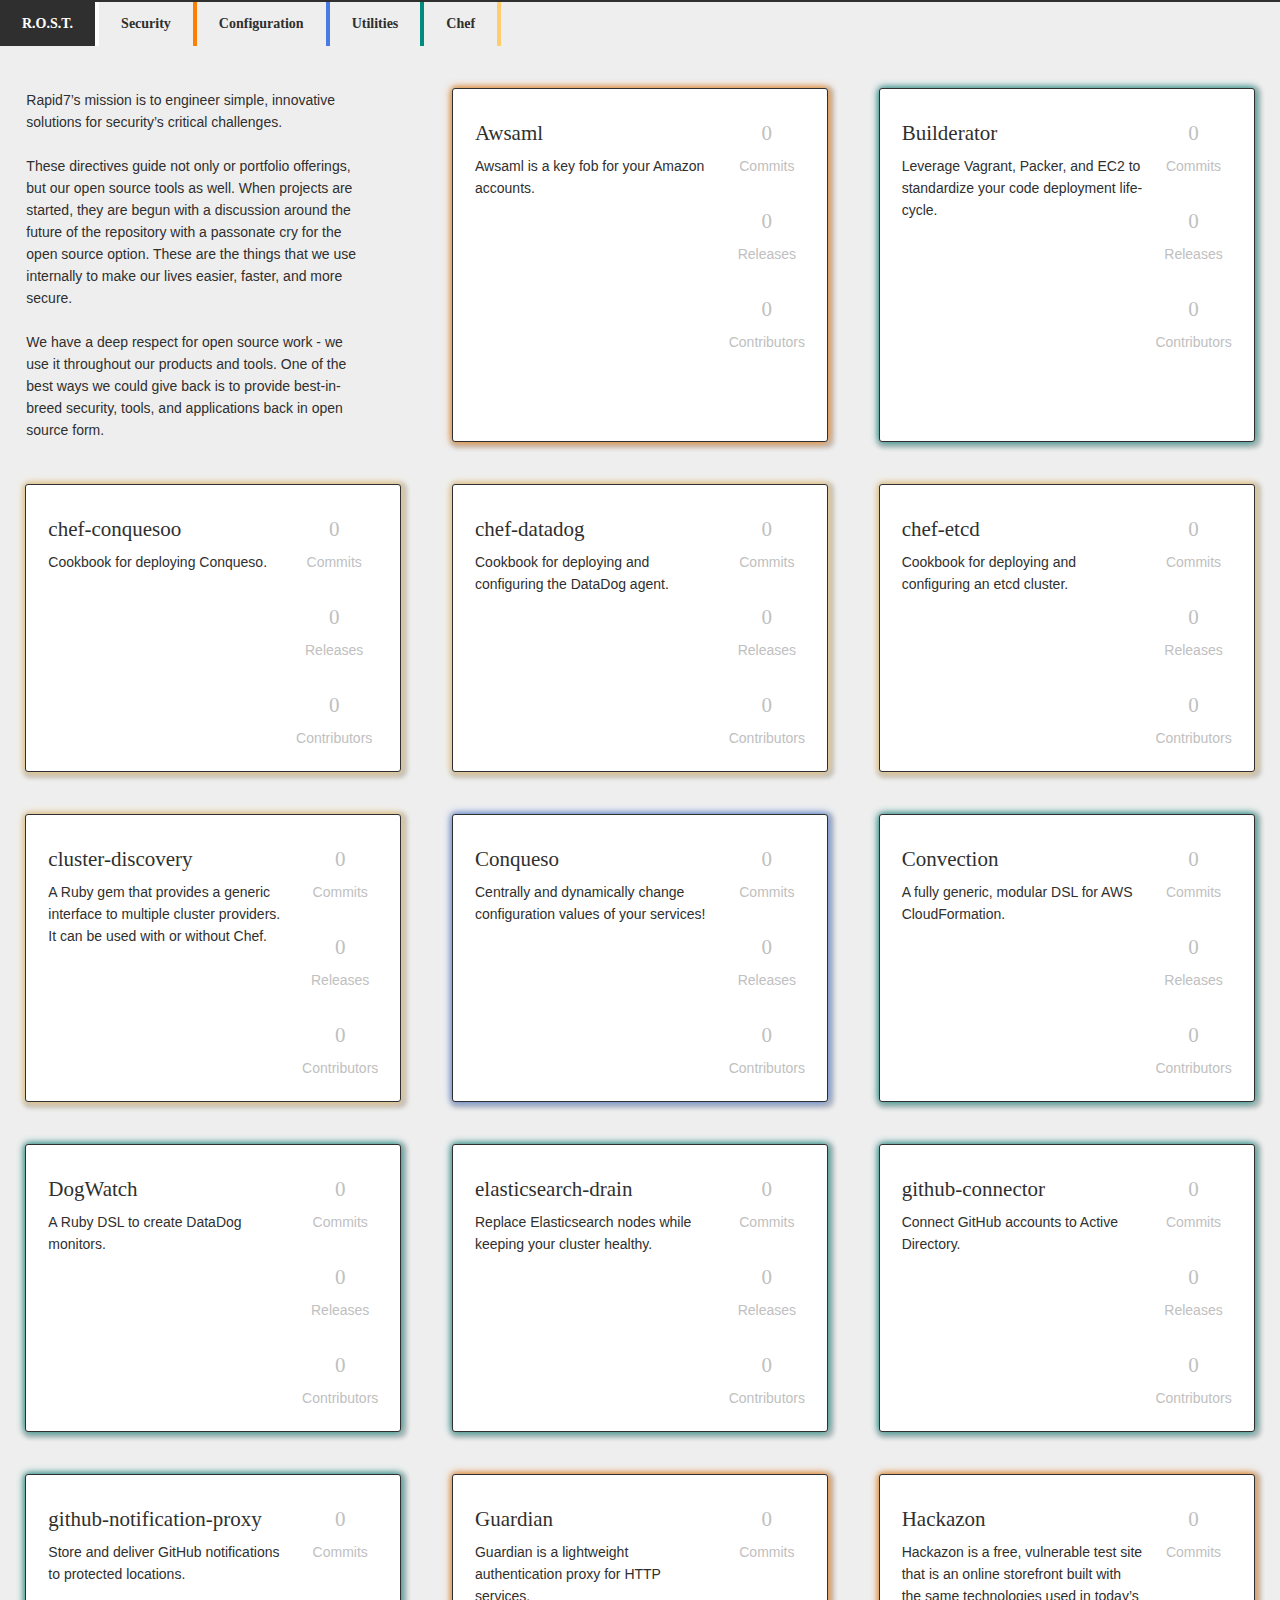
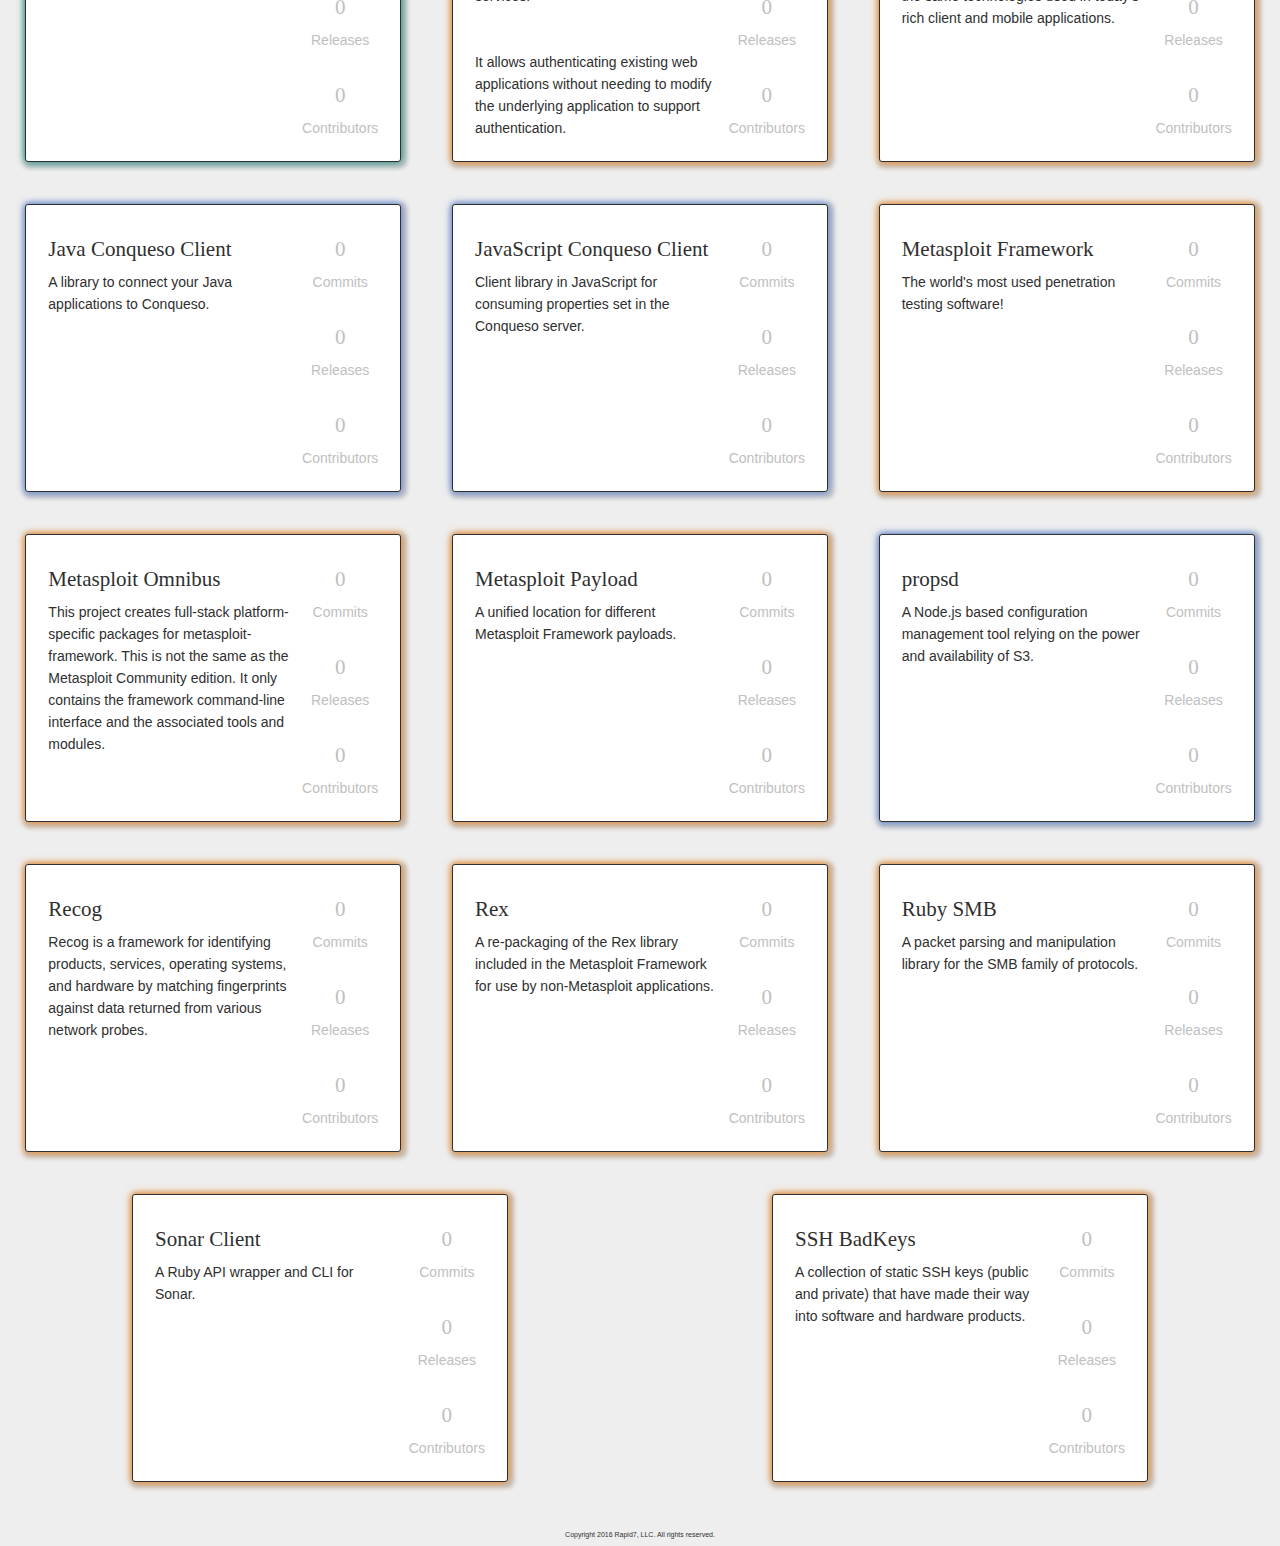
<file: wireframes/6/index.html>
<!doctype html>
<html
<head>
<link href="screen.css" rel="stylesheet" />
<!--
<link href="http://basehold.it/22" rel="stylesheet" />
-->
</head>
<body>
<div class="wrapper">

<div class="nav">
  <a id="nav-toolkit" class="active">R.O.S.T.</a>
  <a id="nav-security">Security</a>
  <a id="nav-configuration">Configuration</a>
  <a id="nav-utilities">Utilities</a>
  <a id="nav-chef">Chef</a>
</div>

<div class="content">

<div id="blurb-toolkit" class="blurb">
  <p>Rapid7’s mission is to engineer simple, innovative solutions for security’s critical challenges.</p>
  <p>These directives guide not only or portfolio offerings, but our open source tools as well. When projects are started, they are begun with a discussion around the future of the repository with a passonate cry for the open source option. These are the things that we use internally to make our lives easier, faster, and more secure.</p>
  <p>We have a deep respect for open source work - we use it throughout our products and tools. One of the best ways we could give back is to provide best-in-breed security, tools, and applications back in open source form.</p>
</div>
<div id="blurb-security" class="hidden blurb">
  <p>Take advantage of these tools to help secure your environment.</p>
  <p>These are things we've created to support our various security initatives. From the many metasploit-framework projects, to things like Awsaml - which we use to manage AWS key rotation for our CLI development work.</p>
</div>
<div id="blurb-configuration" class="hidden blurb">
  <p>Alter your configuration without restarting or redoploying.</p>
  <p>We've built a small-scale, easy-to-use centralized configuration tool called Conqueso along with its various clients. In addition to that, we have also included our next-gen project, propsd which combines the power of S3 and Consul to scale configuration management to the next level.</p>
</div>
<div id="blurb-utilities" class="hidden blurb">
  <p>Leverage thse utilities to develop software faster.</p>
  <p>Wether you're trying to integrate GitHub with Active Directory, standardize your development workflow, or just keep your Elasticsearch cluster green, we've written tools that can help. Here you'll find all the things we use on a day-to-day basis that help us innovate and iterate faster.</p>
</div>
<div id="blurb-chef" class="hidden blurb">
  <p>Deliver your software the same way - everytime.</p>
  <p>We use Chef here at Rapid7. Below you'll find a selection of cookbooks used for deploying some of the third-party products we use, the cookbooks needed to deploy several of our tools, and a growing list libraries.</p>
</div>

<div id="awsaml" class="security project">
  <div class="info">
    <h2 class="title">Awsaml</h2>
    <p>Awsaml is a key fob for your Amazon accounts.</li>
  </div>
  <div class="stats">
    <div class="kpi"><h4>0</h4><p>Commits</p></div>
    <div class="kpi"><h4>0</h4><p>Releases</p></div>
    <div class="kpi"><h4>0</h4><p>Contributors</p></div>
  </div>
</div>

<div id="builderator" class="utilities project">
  <div class="info">
    <h2 class="title">Builderator</h2>
    <p>Leverage Vagrant, Packer, and EC2 to standardize your code deployment life-cycle.</p>
  </div>
  <div class="stats">
    <div class="kpi"><h4>0</h4><p>Commits</p></div>
    <div class="kpi"><h4>0</h4><p>Releases</p></div>
    <div class="kpi"><h4>0</h4><p>Contributors</p></div>
  </div>
</div>

<div id="chef-conqueso" class="chef project">
  <div class="info">
    <h2 class="title">chef-conquesoo</h2>
    <p>Cookbook for deploying Conqueso.</p>
  </div>
  <div class="stats">
    <div class="kpi"><h4>0</h4><p>Commits</p></div>
    <div class="kpi"><h4>0</h4><p>Releases</p></div>
    <div class="kpi"><h4>0</h4><p>Contributors</p></div>
  </div>
</div>

<div id="chef-datadog" class="chef project">
  <div class="info">
    <h2 class="title">chef-datadog</h2>
    <p>Cookbook for deploying and configuring the DataDog agent.</p>
  </div>
  <div class="stats">
    <div class="kpi"><h4>0</h4><p>Commits</p></div>
    <div class="kpi"><h4>0</h4><p>Releases</p></div>
    <div class="kpi"><h4>0</h4><p>Contributors</p></div>
  </div>
</div>

<div id="chef-etcd" class="chef project">
  <div class="info">
    <h2 class="title">chef-etcd</h2>
    <p>Cookbook for deploying and configuring an etcd cluster.</p>
  </div>
  <div class="stats">
    <div class="kpi"><h4>0</h4><p>Commits</p></div>
    <div class="kpi"><h4>0</h4><p>Releases</p></div>
    <div class="kpi"><h4>0</h4><p>Contributors</p></div>
  </div>
</div>

<div id="cluster-discovery" class="chef project">
  <div class="info">
    <h2 class="title">cluster-discovery</h2>
    <p>A Ruby gem that provides a generic interface to multiple cluster providers. It can be used with or without Chef.</p>
  </div>
  <div class="stats">
    <div class="kpi"><h4>0</h4><p>Commits</p></div>
    <div class="kpi"><h4>0</h4><p>Releases</p></div>
    <div class="kpi"><h4>0</h4><p>Contributors</p></div>
  </div>
</div>

<div id="conqueso" class="configuration project">
  <div class="info">
    <h2 class="title">Conqueso</h2>
    <p>Centrally and dynamically change configuration values of your services!</p>
  </div>
  <div class="stats">
    <div class="kpi"><h4>0</h4><p>Commits</p></div>
    <div class="kpi"><h4>0</h4><p>Releases</p></div>
    <div class="kpi"><h4>0</h4><p>Contributors</p></div>
  </div>
</div>

<div id="convection" class="utilities project">
  <div class="info">
    <h2 class="title">Convection</h2>
    <p>A fully generic, modular DSL for AWS CloudFormation.</p>
  </div>
  <div class="stats">
    <div class="kpi"><h4>0</h4><p>Commits</p></div>
    <div class="kpi"><h4>0</h4><p>Releases</p></div>
    <div class="kpi"><h4>0</h4><p>Contributors</p></div>
  </div>
</div>

<div id="dogwatch" class="utilities project">
  <div class="info">
    <h2 class="title">DogWatch</h2>
    <p>A Ruby DSL to create DataDog monitors.</p>
  </div>
  <div class="stats">
    <div class="kpi"><h4>0</h4><p>Commits</p></div>
    <div class="kpi"><h4>0</h4><p>Releases</p></div>
    <div class="kpi"><h4>0</h4><p>Contributors</p></div>
  </div>
</div>

<div id="elasticsearch-drain" class="utilities project">
  <div class="info">
    <h2 class="title">elasticsearch-drain</h2>
    <p>Replace Elasticsearch nodes while keeping your cluster healthy.</p>
  </div>
  <div class="stats">
    <div class="kpi"><h4>0</h4><p>Commits</p></div>
    <div class="kpi"><h4>0</h4><p>Releases</p></div>
    <div class="kpi"><h4>0</h4><p>Contributors</p></div>
  </div>
</div>

<div id="github-connector" class="utilities project">
  <div class="info">
    <h2 class="title">github-connector</h2>
    <p>Connect GitHub accounts to Active Directory.</p>
  </div>
  <div class="stats">
    <div class="kpi"><h4>0</h4><p>Commits</p></div>
    <div class="kpi"><h4>0</h4><p>Releases</p></div>
    <div class="kpi"><h4>0</h4><p>Contributors</p></div>
  </div>
</div>

<div id="github-notification-proxy" class="utilities project">
  <div class="info">
    <h2 class="title">github-notification-proxy</h2>
    <p>Store and deliver GitHub notifications to protected locations.</p>
  </div>
  <div class="stats">
    <div class="kpi"><h4>0</h4><p>Commits</p></div>
    <div class="kpi"><h4>0</h4><p>Releases</p></div>
    <div class="kpi"><h4>0</h4><p>Contributors</p></div>
  </div>
</div>

<div id="guardian" class="security project">
  <div class="info">
    <h2 class="title">Guardian</h2>
    <p>Guardian is a lightweight authentication proxy for HTTP services.<p>
    <p>It allows authenticating existing web applications without needing to modify the underlying application to support authentication.</p>
  </div>
  <div class="stats">
    <div class="kpi"><h4>0</h4><p>Commits</p></div>
    <div class="kpi"><h4>0</h4><p>Releases</p></div>
    <div class="kpi"><h4>0</h4><p>Contributors</p></div>
  </div>
</div>

<div id="hackazon" class="security project">
  <div class="info">
    <h2 class="title">Hackazon</h2>
    <p>Hackazon is a free, vulnerable test site that is an online storefront built with the same technologies used in today’s rich client and mobile applications.</p>
  </div>
  <div class="stats">
    <div class="kpi"><h4>0</h4><p>Commits</p></div>
    <div class="kpi"><h4>0</h4><p>Releases</p></div>
    <div class="kpi"><h4>0</h4><p>Contributors</p></div>
  </div>
</div>

<div id="java-conqueso-client" class="configuration project">
  <div class="info">
    <h2 class="title">Java Conqueso Client</h2>
    <p>A library to connect your Java applications to Conqueso.</p>
  </div>
  <div class="stats">
    <div class="kpi"><h4>0</h4><p>Commits</p></div>
    <div class="kpi"><h4>0</h4><p>Releases</p></div>
    <div class="kpi"><h4>0</h4><p>Contributors</p></div>
  </div>
</div>

<div id="javascript-conqueso-client" class="configuration project">
  <div class="info">
    <h2 class="title">JavaScript Conqueso Client</h2>
    <p>Client library in JavaScript for consuming properties set in the Conqueso server.</p>
  </div>
  <div class="stats">
    <div class="kpi"><h4>0</h4><p>Commits</p></div>
    <div class="kpi"><h4>0</h4><p>Releases</p></div>
    <div class="kpi"><h4>0</h4><p>Contributors</p></div>
  </div>
</div>

<div id="metasploit-framework" class="security project">
  <div class="info">
    <h2 class="title">Metasploit Framework</h2>
    <p>The world's most used penetration testing software!</li>
  </div>
  <div class="stats">
    <div class="kpi"><h4>0</h4><p>Commits</p></div>
    <div class="kpi"><h4>0</h4><p>Releases</p></div>
    <div class="kpi"><h4>0</h4><p>Contributors</p></div>
  </div>
</div>

<div id="metasploit-omnibus" class="security project">
  <div class="info">
    <h2 class="title">Metasploit Omnibus</h2>
    <p>This project creates full-stack platform-specific packages for metasploit-framework. This is not the same as the Metasploit Community edition. It only contains the framework command-line interface and the associated tools and modules.</p>
  </div>
  <div class="stats">
    <div class="kpi"><h4>0</h4><p>Commits</p></div>
    <div class="kpi"><h4>0</h4><p>Releases</p></div>
    <div class="kpi"><h4>0</h4><p>Contributors</p></div>
  </div>
</div>

<div id="metasploit-payload" class="security project">
  <div class="info">
    <h2 class="title">Metasploit Payload</h2>
    <p>A unified location for different Metasploit Framework payloads.</p>
  </div>
  <div class="stats">
    <div class="kpi"><h4>0</h4><p>Commits</p></div>
    <div class="kpi"><h4>0</h4><p>Releases</p></div>
    <div class="kpi"><h4>0</h4><p>Contributors</p></div>
  </div>
</div>

<div id="propsd" class="configuration project">
  <div class="info">
    <h2 class="title">propsd</h2>
    <p>A Node.js based configuration management tool relying on the power and availability of S3.</p>
  </div>
  <div class="stats">
    <div class="kpi"><h4>0</h4><p>Commits</p></div>
    <div class="kpi"><h4>0</h4><p>Releases</p></div>
    <div class="kpi"><h4>0</h4><p>Contributors</p></div>
  </div>
</div>

<div id="recog" class="security project">
  <div class="info">
    <h2 class="title">Recog</h2>
    <p>Recog is a framework for identifying products, services, operating systems, and hardware by matching fingerprints against data returned from various network probes.</p>
  </div>
  <div class="stats">
    <div class="kpi"><h4>0</h4><p>Commits</p></div>
    <div class="kpi"><h4>0</h4><p>Releases</p></div>
    <div class="kpi"><h4>0</h4><p>Contributors</p></div>
  </div>
</div>

<div id="rex" class="security project">
  <div class="info">
    <h2 class="title">Rex</h2>
    <p>A re-packaging of the Rex library included in the Metasploit Framework for use by non-Metasploit applications.</p>
  </div>
  <div class="stats">
    <div class="kpi"><h4>0</h4><p>Commits</p></div>
    <div class="kpi"><h4>0</h4><p>Releases</p></div>
    <div class="kpi"><h4>0</h4><p>Contributors</p></div>
  </div>
</div>

<div id="ruby-smb" class="security project">
  <div class="info">
    <h2 class="title">Ruby SMB</h2>
    <p>A packet parsing and manipulation library for the SMB family of protocols.</p>
  </div>
  <div class="stats">
    <div class="kpi"><h4>0</h4><p>Commits</p></div>
    <div class="kpi"><h4>0</h4><p>Releases</p></div>
    <div class="kpi"><h4>0</h4><p>Contributors</p></div>
  </div>
</div>

<div id="sonar-client" class="security project">
  <div class="info">
    <h2 class="title">Sonar Client</h2>
    <p>A Ruby API wrapper and CLI for Sonar.</p>
  </div>
  <div class="stats">
    <div class="kpi"><h4>0</h4><p>Commits</p></div>
    <div class="kpi"><h4>0</h4><p>Releases</p></div>
    <div class="kpi"><h4>0</h4><p>Contributors</p></div>
  </div>
</div>

<div id="ssh-badkeys" class="security project">
  <div class="info">
    <h2 class="title">SSH BadKeys</h2>
    <p>A collection of static SSH keys (public and private) that have made their way into software and hardware products.</p>
  </div>
  <div class="stats">
    <div class="kpi"><h4>0</h4><p>Commits</p></div>
    <div class="kpi"><h4>0</h4><p>Releases</p></div>
    <div class="kpi"><h4>0</h4><p>Contributors</p></div>
  </div>
</div>

</div>

<p class="footer">Copyright 2016 Rapid7, LLC. All rights reserved.</p>

<script>
var $ = function (selector) {
  return document.getElementById(selector);
};

var projects = Object.create(null);
projects.security = [
  'awsaml',
  'guardian',
  'hackazon',
  'metasploit-framework',
  'metasploit-omnibus',
  'metasploit-payload',
  'recog',
  'rex',
  'ruby-smb',
  'sonar-client',
  'ssh-badkeys'
];
projects.configuration = [
  'propsd',
  'conqueso',
  'javascript-conqueso-client',
  'java-conqueso-client'
];
projects.utilities = [
  'github-connector',
  'github-notification-proxy',
  'builderator',
  'convection',
  'dogwatch',
  'elasticsearch-drain'
];
projects.chef = [
  'chef-conqueso',
  'chef-datadog',
  'chef-etcd',
  'cluster-discovery'
];

var onNavClick = function (selector) {
  $('blurb-toolkit').classList.add('hidden');
  $('blurb-security').classList.add('hidden');
  $('blurb-configuration').classList.add('hidden');
  $('blurb-utilities').classList.add('hidden');
  $('blurb-chef').classList.add('hidden');
  $('blurb-'+selector).classList.remove('hidden');

  $('nav-toolkit').classList.remove('active');
  $('nav-security').classList.remove('active');
  $('nav-configuration').classList.remove('active');
  $('nav-utilities').classList.remove('active');
  $('nav-chef').classList.remove('active');
  $('nav-'+selector).classList.add('active');

  for (var type in projects) {
    if (type === selector || selector === 'toolkit') {
      projects[type].forEach(function (name) {
        $(name).classList.remove('hidden');
      });
    } else {
      projects[type].forEach(function (name) {
        $(name).classList.add('hidden');
      });
    }
  }
};

$('nav-toolkit').onclick = function (e) {
  onNavClick('toolkit');
};

$('nav-security').onclick = function (e) {
  onNavClick('security');
};

$('nav-configuration').onclick = function (e) {
  onNavClick('configuration');
};

$('nav-utilities').onclick = function (e) {
  onNavClick('utilities');
};

$('nav-chef').onclick = function (e) {
  onNavClick('chef');
};
</script>
</body>
</html>
</file>
<file: wireframes/1/screen.css>
* {
margin: 0;
padding: 0;
}

body {
font-size: 62.5%;
font-family: sans-serif;
display: flex;
flex-direction: column;
}

a, a:hover {
text-decoration: none;
color: inherit;
}

h1, h2, h3, h4, h5, h6 {
font-family: Georgia, serif;
}

p {
font-size: 1.2rem;
font-family: Helvetica, sans-serif;
}

.wrapper {
display: flex;
flex-direction: column;
flex-grow: 1;
max-width: 33rem;
margin: 0 auto;
}

.header {
margin-top: 2.4rem;
margin-bottom: 2.4rem;
}

.header > h1 {
font-size: 1.8rem;
font-weight: normal;
text-transform: uppercase;
margin-bottom: 1.2rem;
}

.header > p + p {
margin-top: 1.2rem;
}

.blurb {
margin-bottom: 4.8rem;
margin-top: 2.4rem;
}

.blurb > h2 {
font-size: 2.4rem;
font-weight: normal;
margin-bottom: 1.2rem;
}

.blurb > p {
font-size: 1.2rem;
}

.blurb > p + p {
margin-top: 1.2rem;
}

.blurb > h2 + p {
font-size: 1.4rem;
font-weight: bold;
}

.project {
display: flex;
flex-direction: row;
border: 1px solid #000;
padding: 1.2rem;
border-radius: 0.3rem;
margin-bottom: 2.4rem;
}

.project > .info {
display: flex;
flex-direction: column;
flex-grow: 1;
}

.project > .info > .title {
font-size: 1.8rem;
font-weight: normal;
margin-bottom: 0.6rem;
}

.project > .info > p + p {
margin-top: 1.2rem;
}

.project > .info > p {
font-size: 1.2rem
}

.stats {
display: flex;
flex-direction: column;
flex-grow: 1;
margin-left: 1.2rem;
}

.kpi {
opacity: 0.25;
}

.kpi + .kpi {
margin-top: 1.2rem;
}

.kpi > h4 {
font-size: 2.4rem;
font-weight: normal;
text-align: center;
}

.kpi > p {
font-size: 1.2rem;
text-align: center;
}

.footer {
font-size: 0.8rem;
text-align: center;
margin: 2.8rem 0;
}
</file>
<file: wireframes/2/screen.css>
* {
margin: 0;
padding: 0;
}

body {
font-size: 62.5%;
font-family: sans-serif;
display: flex;
flex-direction: column;
}

a, a:hover {
text-decoration: none;
color: inherit;
}

h1, h2, h3, h4, h5, h6 {
font-family: Georgia, serif;
}

p {
font-size: 1.2rem;
font-family: Helvetica, sans-serif;
}

.wrapper {
display: flex;
flex-direction: column;
flex-grow: 1;
padding-top: 2.4rem;
}

.header {
margin-bottom: 2.4rem;
max-width: 33rem;
margin: 0 auto;
}

.header > h1 {
font-size: 1.8rem;
font-weight: normal;
text-transform: uppercase;
margin-bottom: 1.2rem;
}

.header > p + p {
margin-top: 1.2rem;
}

.nav {
display: flex;
flex-direction: row;
flex-wrap: wrap;
justify-content: space-around;
margin-top: 2.4rem;
}

.section {
display: flex;
flex-direction: column;
max-width: 33rem;
}

.blurb {
margin-bottom: 4.8rem;
margin-top: 2.4rem;
}

.blurb > h2 {
font-size: 2.4rem;
font-weight: normal;
margin-bottom: 1.2rem;
}

.blurb > p {
font-size: 1.2rem;
}

.blurb > p + p {
margin-top: 1.2rem;
}

.blurb > h2 + p {
font-size: 1.4rem;
font-weight: bold;
}

.project {
display: flex;
flex-direction: row;
border: 1px solid #000;
padding: 1.2rem;
border-radius: 0.3rem;
margin-bottom: 2.4rem;
}

.project > .info {
display: flex;
flex-direction: column;
flex-grow: 1;
}

.project > .info > .title {
font-size: 1.8rem;
font-weight: normal;
margin-bottom: 0.6rem;
}

.project > .info > p + p {
margin-top: 1.2rem;
}

.project > .info > p {
font-size: 1.2rem
}

.stats {
display: flex;
flex-direction: column;
flex-grow: 1;
margin-left: 1.2rem;
}

.kpi {
opacity: 0.25;
}

.kpi + .kpi {
margin-top: 1.2rem;
}

.kpi > h4 {
font-size: 2.4rem;
font-weight: normal;
text-align: center;
}

.kpi > p {
font-size: 1.2rem;
text-align: center;
}

.footer {
font-size: 0.8rem;
text-align: center;
margin: 2.8rem 0;
}
</file>
<file: wireframes/3/screen.css>
* {
margin: 0;
padding: 0;
}

body {
font-size: 62.5%;
font-family: sans-serif;
display: flex;
flex-direction: column;
}

a, a:hover {
text-decoration: none;
color: inherit;
}

h1, h2, h3, h4, h5, h6 {
font-family: Georgia, serif;
}

p {
font-size: 1.2rem;
font-family: Helvetica, sans-serif;
}

.wrapper {
display: flex;
flex-direction: column;
flex-grow: 1;
}

h1 {
font-size: 1.2rem;
font-weight: normal;
border-bottom: 1px solid #000;
padding: 0.6rem;
margin-bottom: 2.4rem;
}

.header {
max-width: 33rem;
margin: 0 auto;
margin-bottom: 2.4rem;
}

.header h1 {
font-size: 1.8rem;
font-weight: normal;
text-transform: uppercase;
margin-bottom: 1.2rem;
}

.header h2 {
font-size: 1.8rem;
font-weight: normal;
margin-bottom: 1.2rem;
}

.header p + p {
margin-top: 1.2rem;
}

.nav {
display: flex;
flex-direction: row;
justify-content: space-around;
border-bottom: 1px solid #000;
margin-bottom: 2.4rem;
}

.nav > * {
display: inline;
border: 1px solid transparent;
padding: 0.6rem 1.2rem;
font-family: Georgia, serif;
font-weight: bold;
margin-bottom: -1px;
}

.nav > .active,
.nav > *:hover {
border-left: 1px solid #000;
border-right: 1px solid #000;
border-top: 1px solid #000;
border-bottom: 1px solid #fff;
}

.content {
display: flex;
flex-direction: row;
flex-wrap: wrap;
justify-content: space-around;
}

.blurb {
margin-bottom: 4.8rem;
margin-top: 2.4rem;
}

.blurb > h2 {
font-size: 2.4rem;
font-weight: normal;
margin-bottom: 1.2rem;
}

.blurb > p {
font-size: 1.2rem;
}

.blurb > p + p {
margin-top: 1.2rem;
}

.blurb > h2 + p {
font-size: 1.4rem;
font-weight: bold;
}

.project {
display: flex;
flex-direction: row;
border: 1px solid #000;
padding: 1.2rem;
border-radius: 0.3rem;
margin-bottom: 2.4rem;
width: 33rem;
}

.project > .info {
display: flex;
flex-direction: column;
flex-grow: 1;
}

.project > .info > .title {
font-size: 1.8rem;
font-weight: normal;
margin-bottom: 0.6rem;
}

.project > .info > p + p {
margin-top: 1.2rem;
}

.project > .info > p {
font-size: 1.2rem
}

.stats {
display: flex;
flex-direction: column;
flex-grow: 1;
margin-left: 1.2rem;
}

.kpi {
color: #c0c0c0;
}

.kpi + .kpi {
margin-top: 1.2rem;
}

.kpi > h4 {
font-size: 2.4rem;
font-weight: normal;
text-align: center;
}

.kpi > p {
font-size: 1.2rem;
text-align: center;
}

.footer {
font-size: 0.8rem;
text-align: center;
margin: 2.8rem 0;
}

.hidden {
display: none;
}
</file>
<file: wireframes/4/screen.css>
* {
margin: 0;
padding: 0;
}

body {
font-size: 62.5%;
font-family: sans-serif;
display: flex;
flex-direction: column;
}

a, a:hover {
text-decoration: none;
color: inherit;
}

h1, h2, h3, h4, h5, h6 {
font-family: Georgia, serif;
}

p {
font-size: 1.2rem;
font-family: Helvetica, sans-serif;
}

.wrapper {
display: flex;
flex-direction: column;
flex-grow: 1;
padding-top: 1.2rem;
}

.header {
max-width: 33rem;
margin: 0 auto;
margin-bottom: 2.4rem;
}

.header h2 {
font-size: 1.8rem;
font-weight: normal;
margin-bottom: 1.2rem;
}

.header p + p {
margin-top: 1.2rem;
}

.nav {
display: flex;
flex-direction: row;
justify-content: space-around;
border-top: 1px solid #000;
margin-bottom: 2.4rem;
}

.nav > * {
color: #c0c0c0;
display: inline;
border: 1px solid #000;
padding: 0.6rem 1.2rem;
font-family: Georgia, serif;
font-weight: bold;
margin-top: -1px;
}

.nav > .active {
color: #000;
border-left: 1px solid #000;
border-right: 1px solid #000;
border-top: 1px solid #fff;
border-bottom: 1px solid #000;
}

.content {
display: flex;
flex-direction: row;
flex-wrap: wrap;
justify-content: space-around;
}

.blurb {
display: flex;
flex-direction: column;
border: 1px solid transparent;
padding: 1.2rem;
margin-bottom: 2.4rem;
width: 33rem;
}

.blurb > p + p {
margin-top: 1.2rem;
}

.project {
display: flex;
flex-direction: row;
border: 1px solid #000;
padding: 1.2rem;
border-radius: 0.3rem;
margin-bottom: 2.4rem;
width: 33rem;
}

.project > .info {
display: flex;
flex-direction: column;
flex-grow: 1;
}

.project > .info > .title {
font-size: 1.8rem;
font-weight: normal;
margin-bottom: 0.6rem;
}

.project > .info > p + p {
margin-top: 1.2rem;
}

.project > .info > p {
font-size: 1.2rem
}

.stats {
display: flex;
flex-direction: column;
flex-grow: 1;
margin-left: 1.2rem;
}

.kpi {
color: #c0c0c0;
}

.kpi + .kpi {
margin-top: 1.2rem;
}

.kpi > h4 {
font-size: 2.4rem;
font-weight: normal;
text-align: center;
}

.kpi > p {
font-size: 1.2rem;
text-align: center;
}

.footer {
font-size: 0.8rem;
text-align: center;
margin: 2.8rem 0;
}

.hidden {
display: none;
}
</file>
<file: wireframes/5/screen.css>
* {
margin: 0;
padding: 0;
}

html {
font-size: 62.5%;
}

body {
font-family: sans-serif;
display: flex;
flex-direction: column;
}

a, a:hover {
text-decoration: none;
color: inherit;
}

h1, h2, h3, h4, h5, h6 {
font-family: Georgia, serif;
}

p {
font-size: 1.4rem;
line-height: 2.2rem;
font-family: Helvetica, sans-serif;
}

p + p {
margin-top: 2.2rem;
}

.wrapper {
display: flex;
flex-direction: column;
flex-grow: 1;
}

.nav {
display: flex;
flex-direction: row;
align-content: flex-start;
border-top: 2px solid #000;
margin-bottom: 4.2rem;
}

.nav > * {
background: #fff;
color: #000;
display: inline;
border-left: 2px solid #c0c0c0;
padding: 1.1rem 2.2rem;
font-size: 1.4rem;
line-height: 2.2rem;
font-family: Georgia, serif;
font-weight: bold;
cursor: pointer;
}

.nav > .active {
background: #000;
color: #fff;
border-left: 2px solid #000;
}

.nav a:last-of-type{
border-right: 2px solid #c0c0c0;
}

.content {
display: flex;
flex-direction: row;
flex-wrap: wrap;
justify-content: space-around;
}

.blurb {
display: flex;
flex-direction: column;
border: 1px solid transparent;
border-radius: 0.3rem;
margin-bottom: 4.2rem;
margin-right: 4.4rem;
width: 33rem;
}

.project {
display: flex;
flex-direction: row;
border: 1px solid #000;
padding: 2.2rem;
border-radius: 0.3rem;
margin-bottom: 4.2rem;
width: 33rem;
}

.project > .info {
display: flex;
flex-direction: column;
flex-grow: 1;
}

.project > .info > .title {
font-size: 2.1rem;
line-height: 4.4rem;
font-weight: normal;
}

.stats {
display: flex;
flex-direction: column;
flex-grow: 1;
margin-left: 1.1rem;
}

.kpi {
color: #c0c0c0;
}

.kpi + .kpi {
margin-top: 2.2rem;
}

.kpi > h4 {
font-size: 2.1rem;
line-height: 4.4rem;
font-weight: normal;
text-align: center;
}

.kpi > p {
text-align: center;
}

.footer {
font-size: 0.7rem;
line-height: 2.2rem;
text-align: center;
}

.hidden {
display: none;
}
</file>
<file: wireframes/6/screen.css>
* {
margin: 0;
padding: 0;
}

html {
font-size: 62.5%;
}

body {
font-family: sans-serif;
display: flex;
flex-direction: column;
background-color: rgb(238, 238, 238);
color: rgb(47, 47, 47);
}

a, a:hover {
text-decoration: none;
color: inherit;
}

h1, h2, h3, h4, h5, h6 {
font-family: Georgia, serif;
}

p {
font-size: 1.4rem;
line-height: 2.2rem;
font-family: Helvetica, sans-serif;
}

p + p {
margin-top: 2.2rem;
}

.wrapper {
display: flex;
flex-direction: column;
flex-grow: 1;
}

.nav {
display: flex;
flex-direction: row;
align-content: flex-start;
border-top: 2px solid rgb(47, 47, 47);
margin-bottom: 4.2rem;
}

.nav > * {
color: rgb(47, 47, 47);
display: inline;
border-right: 4px solid #c0c0c0;
padding: 1.1rem 2.2rem;
font-size: 1.4rem;
line-height: 2.2rem;
font-family: Georgia, serif;
font-weight: bold;
cursor: pointer;
}

.nav > .active {
background: rgb(47, 47, 47);
color: #fff;
}

.nav a:last-of-type{
border-right: 4px solid #c0c0c0;
}

.content {
display: flex;
flex-direction: row;
flex-wrap: wrap;
justify-content: space-around;
}

.blurb {
display: flex;
flex-direction: column;
border: 1px solid transparent;
border-radius: 0.3rem;
margin-bottom: 4.2rem;
margin-right: 4.4rem;
width: 33rem;
}

.project {
display: flex;
flex-direction: row;
background: #fff;
border: 1px solid rgb(47, 47, 47);
padding: 2.2rem;
border-radius: 0.3rem;
margin-bottom: 4.2rem;
width: 33rem;
}

.project > .info {
display: flex;
flex-direction: column;
flex-grow: 1;
}

.project > .info > .title {
font-size: 2.1rem;
line-height: 4.4rem;
font-weight: normal;
}

.stats {
display: flex;
flex-direction: column;
flex-grow: 1;
margin-left: 1.1rem;
}

.kpi {
color: #c0c0c0;
}

.kpi + .kpi {
margin-top: 2.2rem;
}

.kpi > h4 {
font-size: 2.1rem;
line-height: 4.4rem;
font-weight: normal;
text-align: center;
}

.kpi > p {
text-align: center;
}

.footer {
font-size: 0.7rem;
line-height: 2.2rem;
text-align: center;
}

.hidden {
display: none;
}

#nav-toolkit {
  border-color: rgb(255, 255, 255);
}
#nav-toolkit.active {
  color: rgb(255, 255, 255);
}

#nav-security {
  border-color: rgb(255, 127, 0);
}
#nav-security.active {
  border-left: 4px solid rgb(47, 47, 47);
  margin-left: -4px;
}
.security.project {
box-shadow:
  0px 0px 8px 0px rgb(255, 127, 0),
  2px 2px 4px 4px #c0c0c0
  ;
}

#nav-configuration {
  border-color: rgb(73, 124, 226);
}
#nav-configuration.active {
  border-left: 4px solid rgb(47, 47, 47);
  margin-left: -4px;
}
.configuration.project {
box-shadow:
  0px 0px 8px 0px rgb(73, 124, 226),
  2px 2px 4px 4px #c0c0c0
  ;
}

#nav-utilities {
  border-color: rgb(0, 139, 129);
}
#nav-utilities.active {
  border-left: 4px solid rgb(47, 47, 47);
  margin-left: -4px;
}
.utilities.project {
box-shadow:
  0px 0px 8px 0px rgb(0, 139, 129),
  2px 2px 4px 4px #c0c0c0
  ;
}

#nav-chef {
  border-color: rgb(255, 205, 110);
}
#nav-chef.active {
  border-left: 4px solid rgb(47, 47, 47);
  margin-left: -4px;
}
.chef.project {
box-shadow:
  0px 0px 8px 0px rgb(255, 205, 110),
  2px 2px 4px 4px #c0c0c0
  ;
}
</file>
